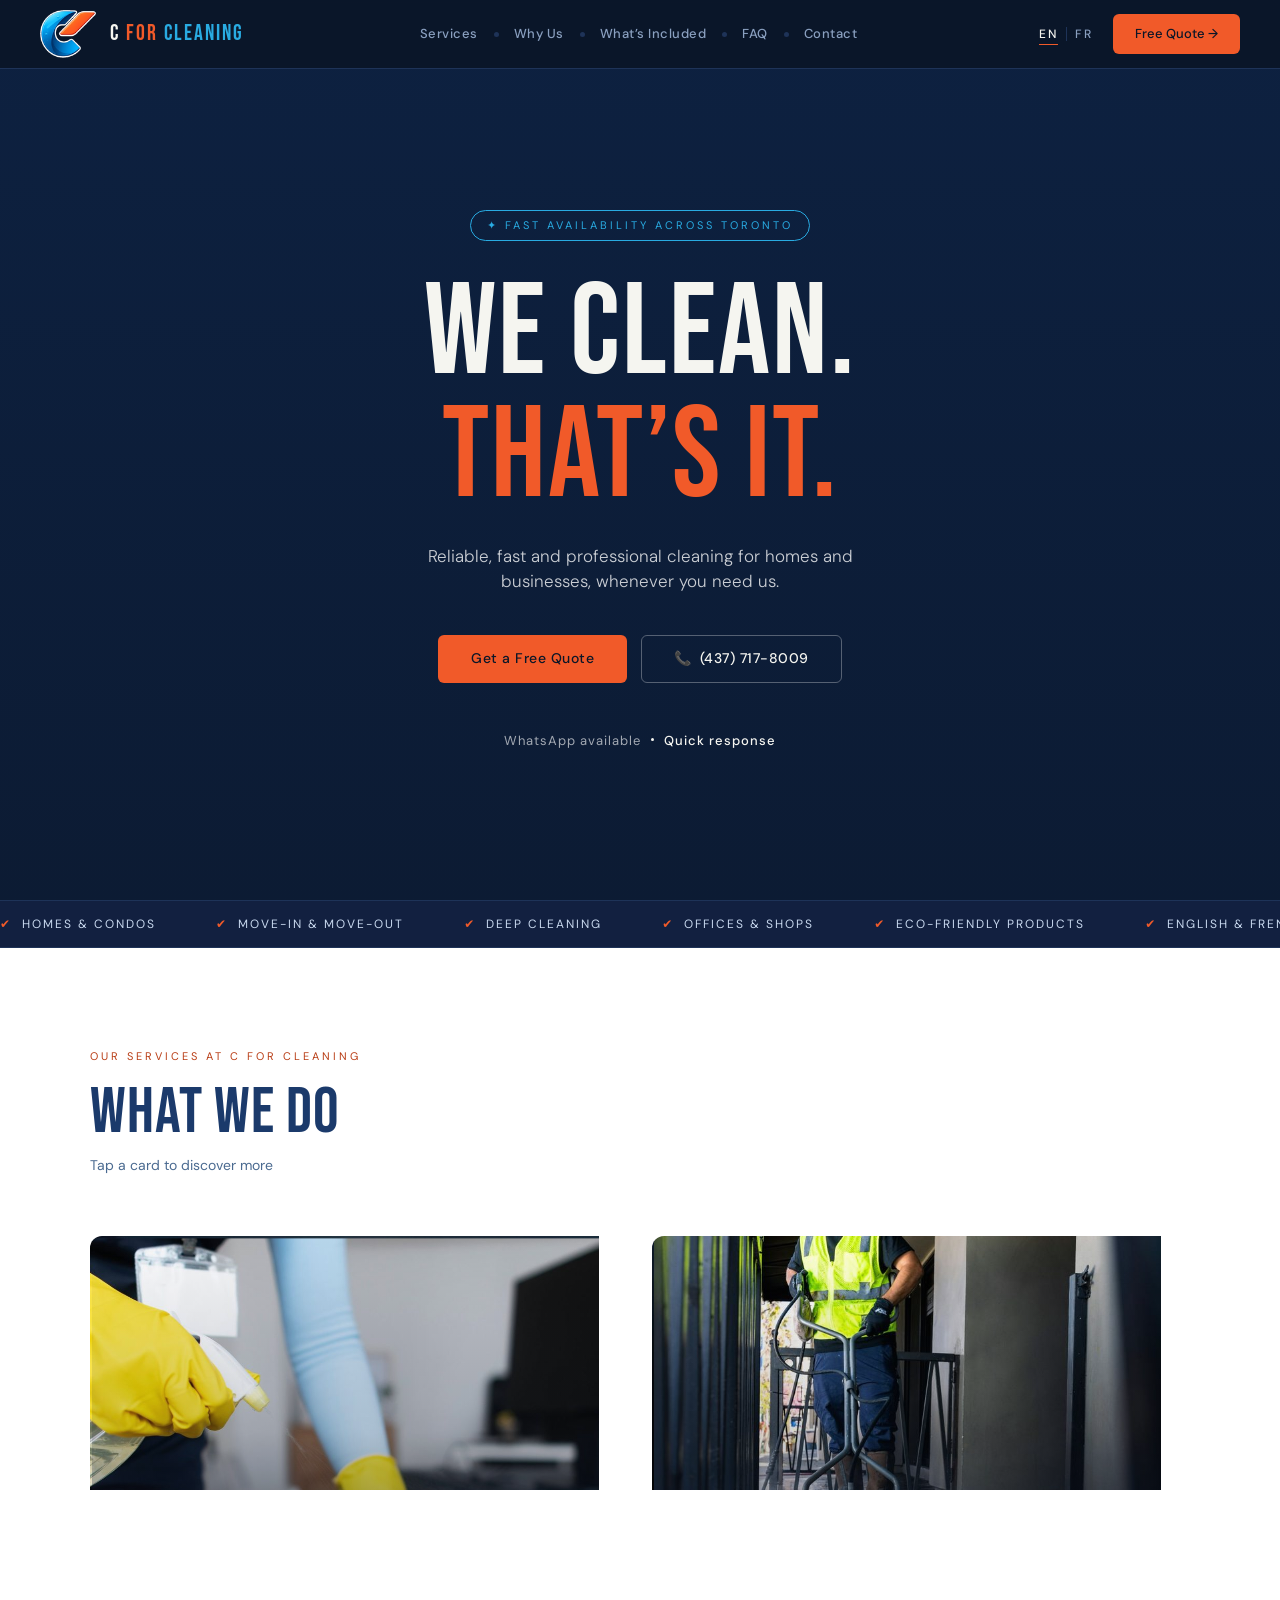
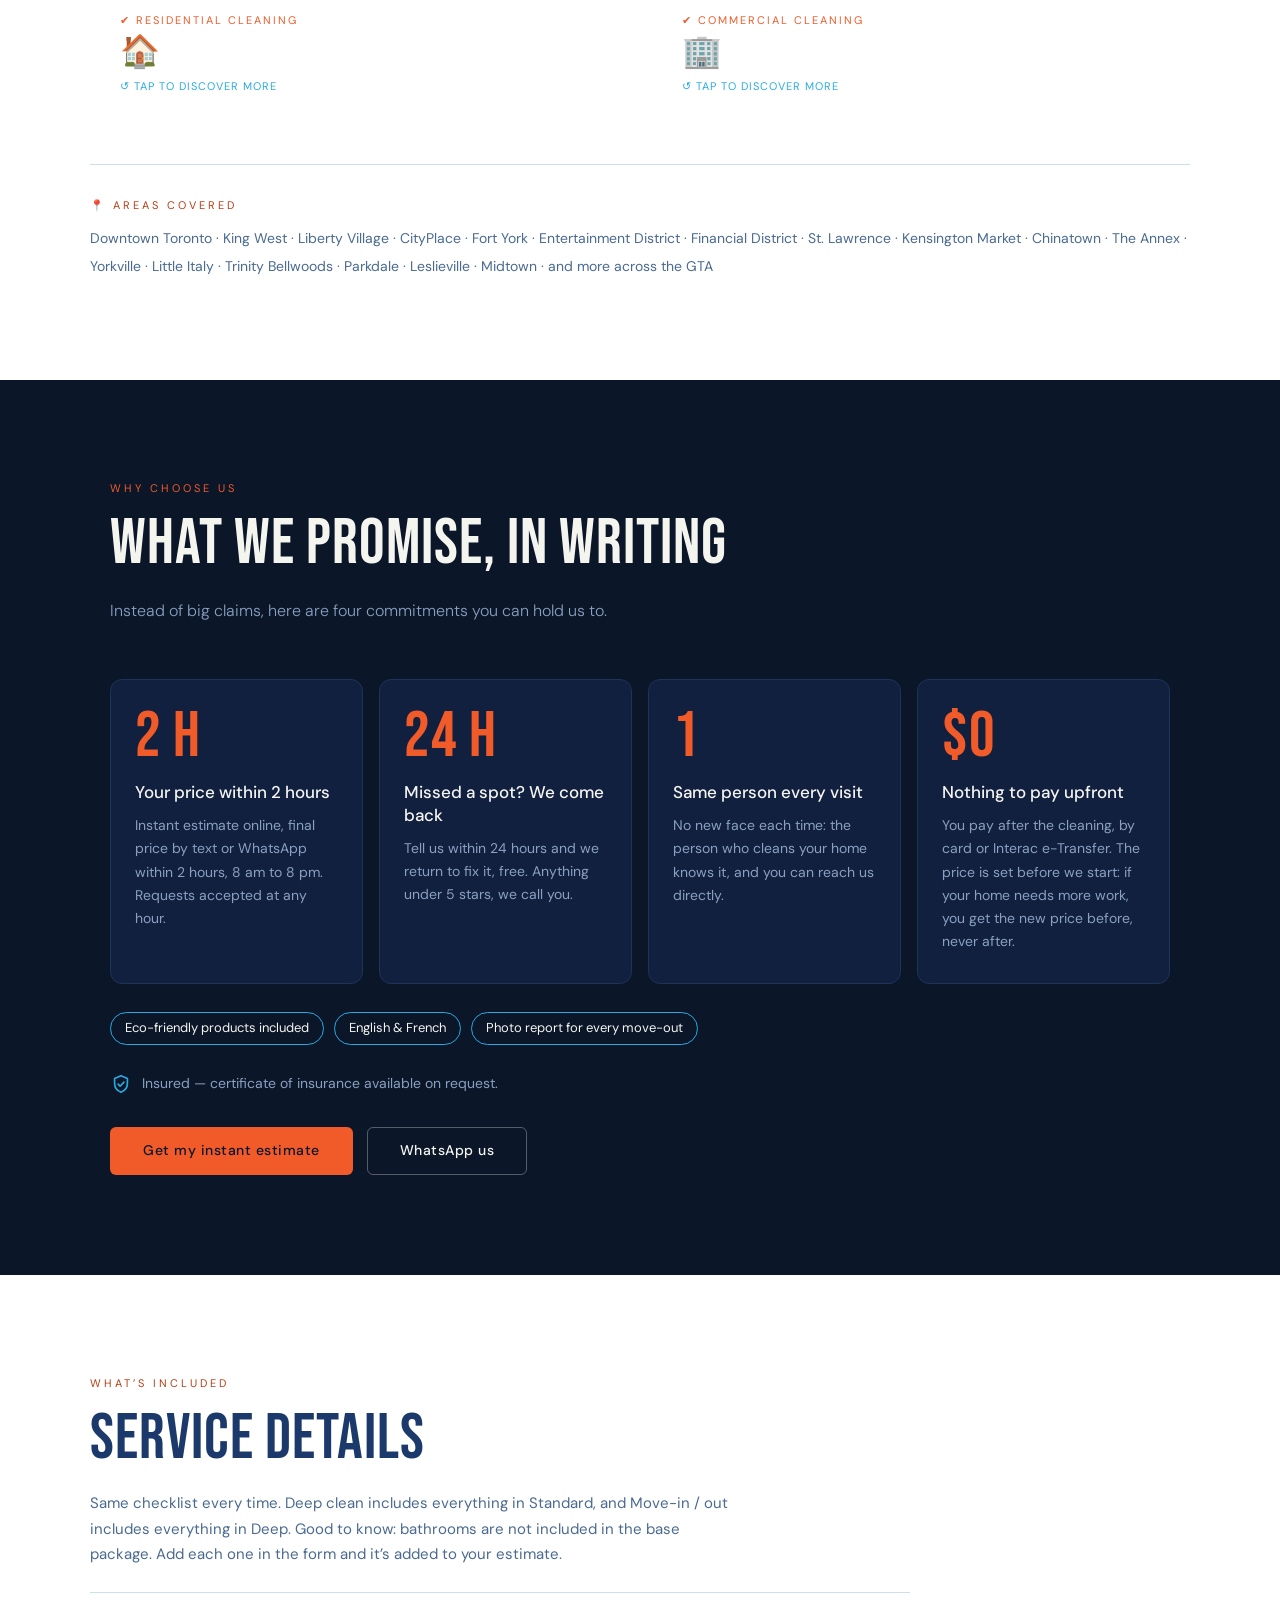
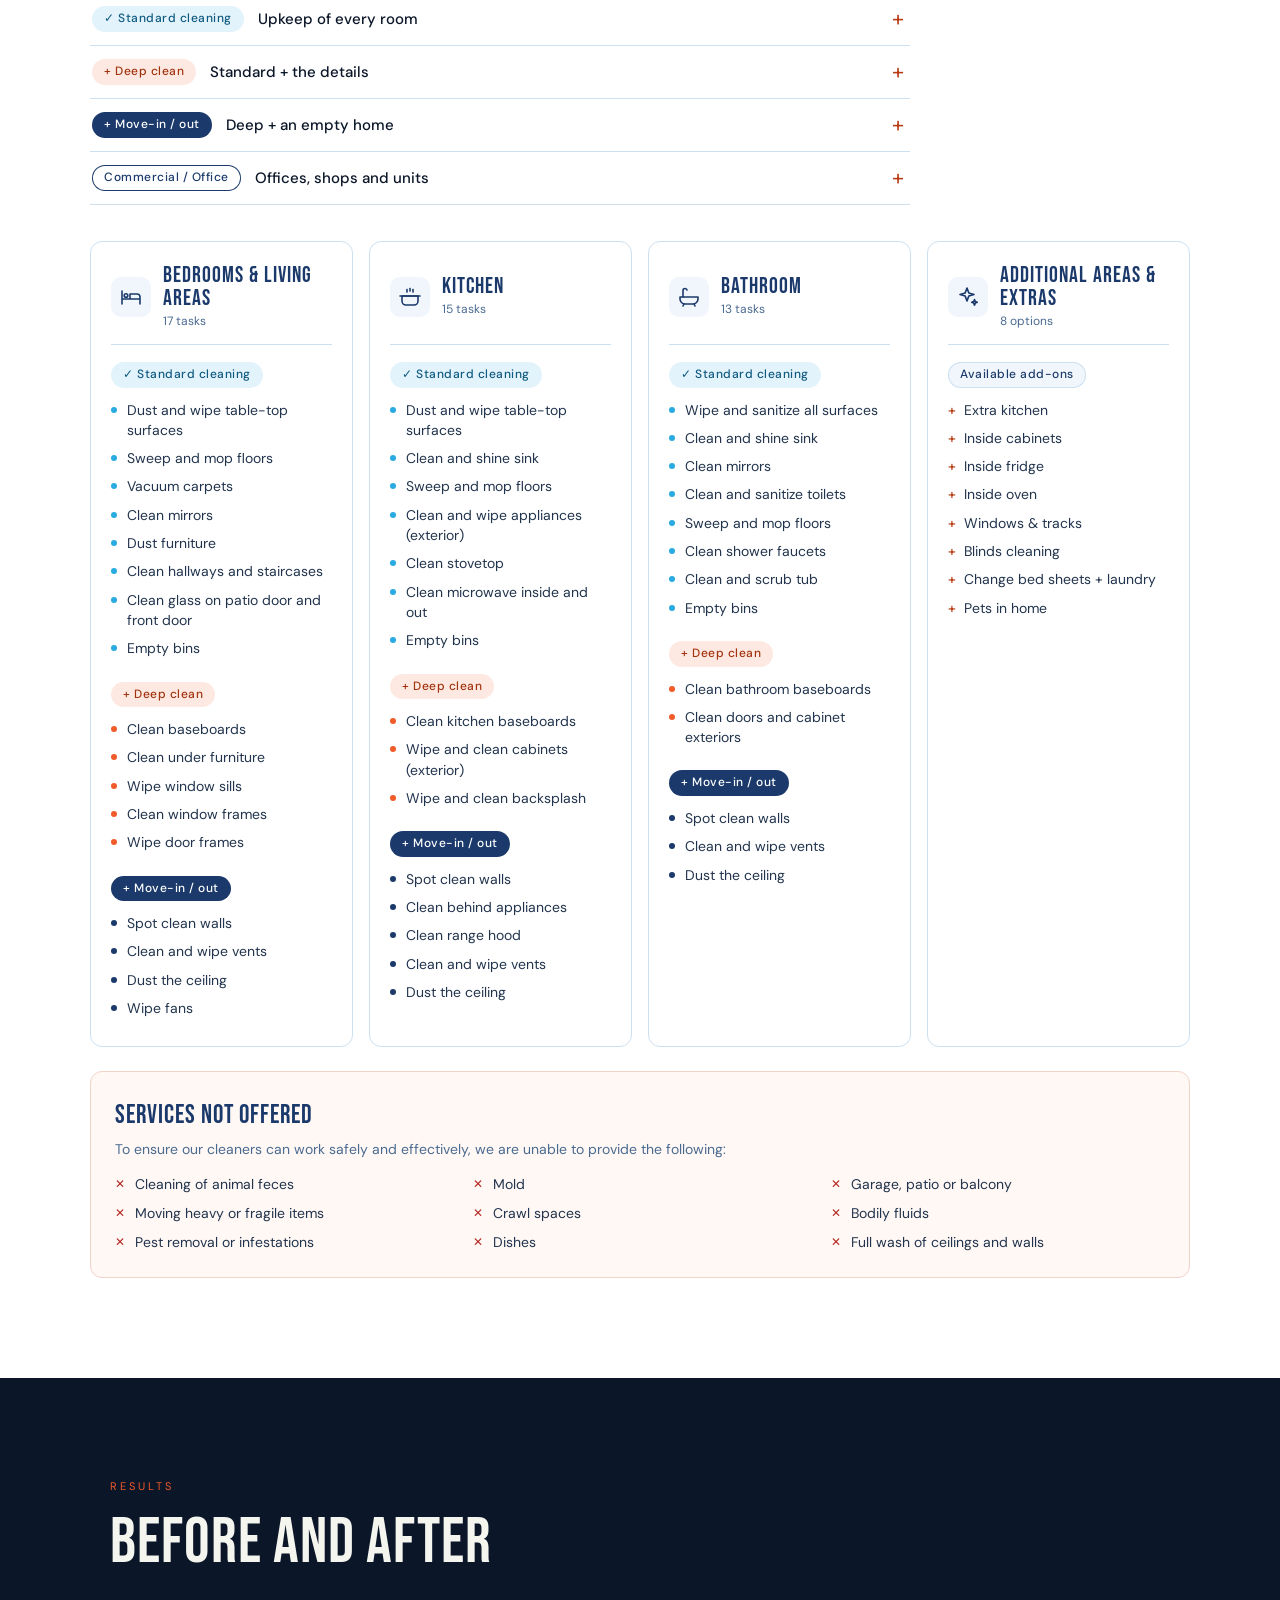
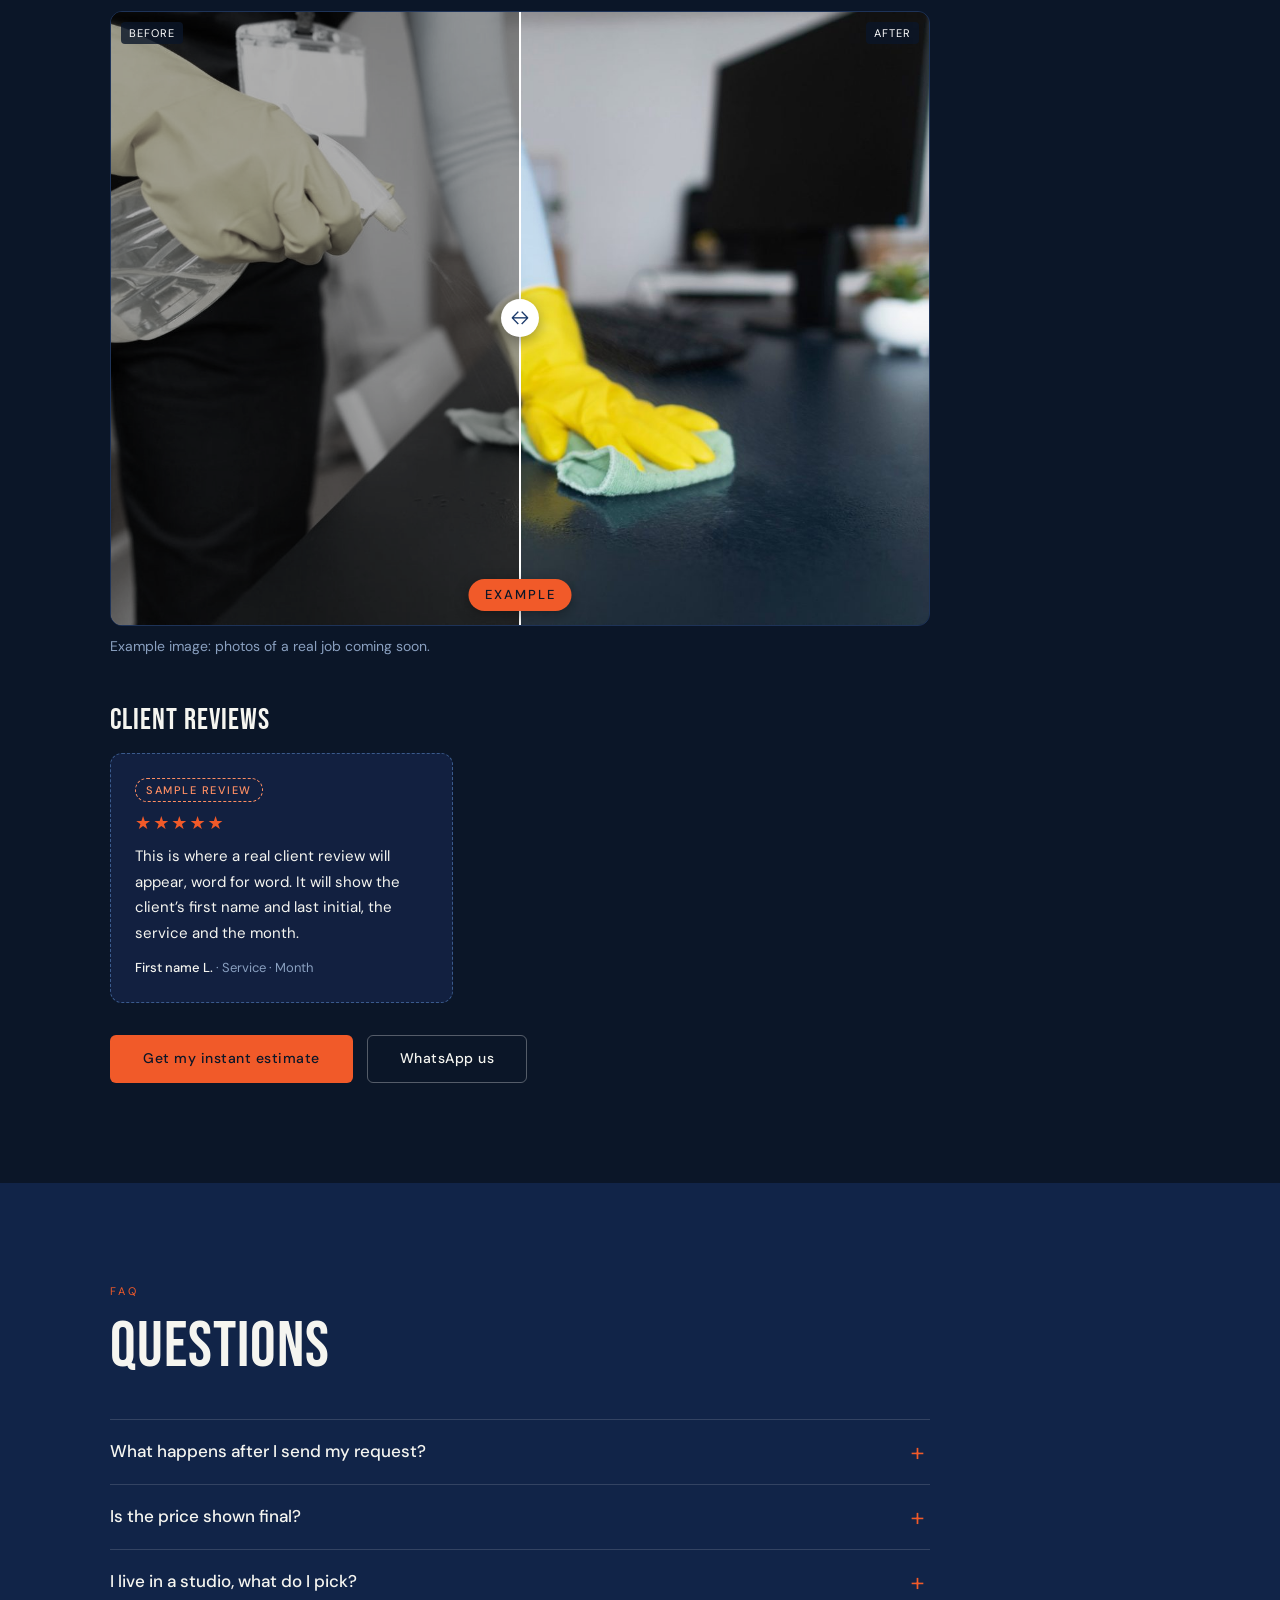
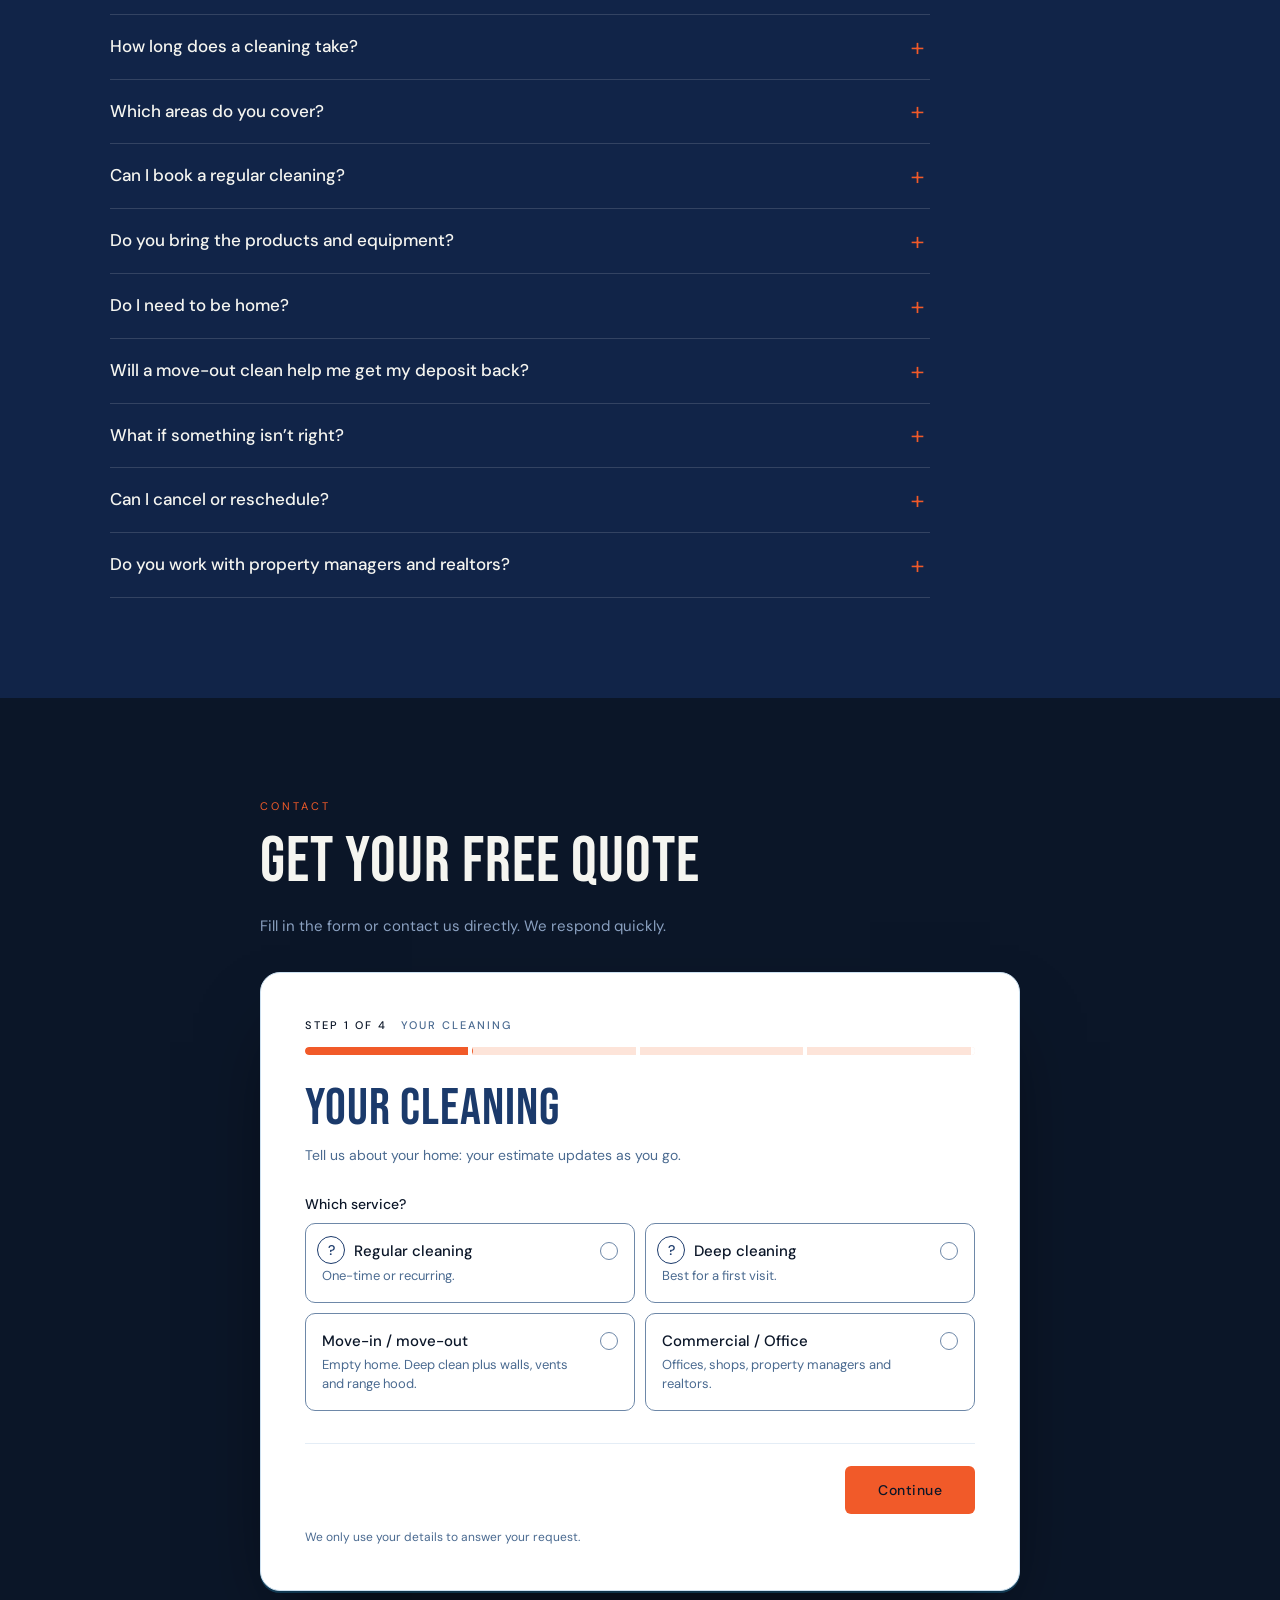
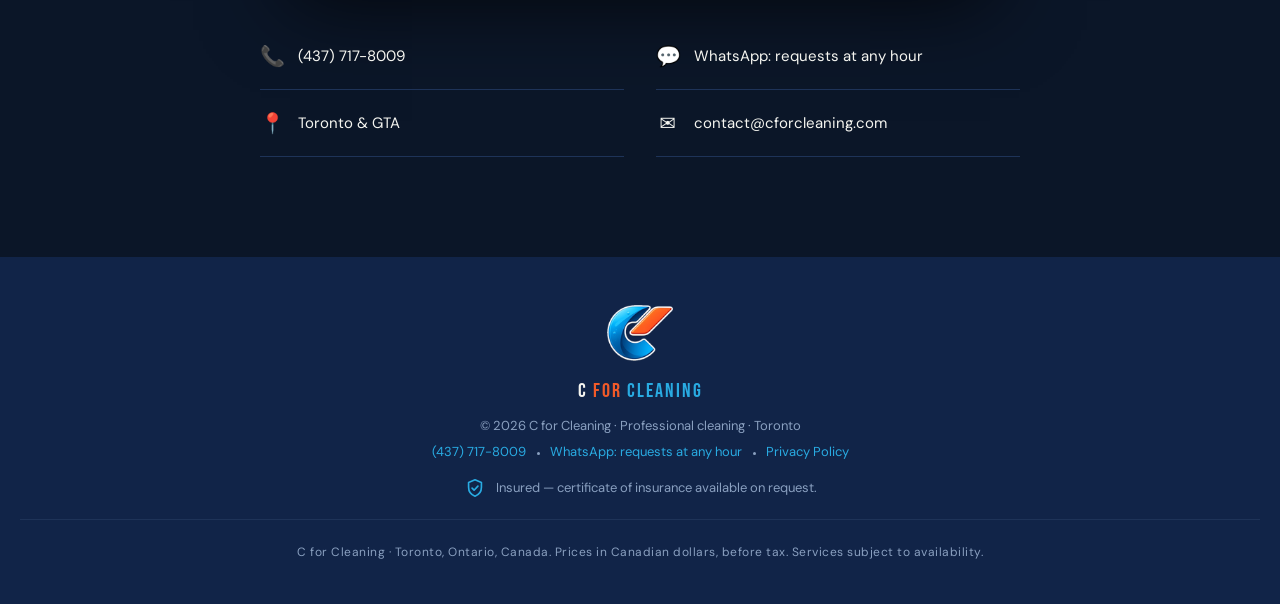
<file: index.html>
<!doctype html>
<html lang="en">
<head>
  <meta charset="utf-8">
  <meta name="viewport" content="width=device-width, initial-scale=1, viewport-fit=cover">
  <!-- Titre et description en anglais pour les aperçus de liens (WhatsApp, Facebook, Google).
       js/main.js les remplace selon la langue. -->
  <title>C for Cleaning | Cleaning services in Toronto</title>
  <meta name="description" content="Professional cleaning for condos, apartments, homes and businesses. Fast availability across Toronto, eco-friendly products, service in English and French.">
  <meta property="og:type" content="website">
  <meta property="og:site_name" content="C for Cleaning">
  <meta property="og:title" content="C for Cleaning | Cleaning services in Toronto">
  <meta property="og:description" content="Professional cleaning for condos, apartments, homes and businesses. Fast availability across Toronto, eco-friendly products, service in English and French.">
  <meta property="og:locale" content="en_CA">
  <meta property="og:locale:alternate" content="fr_CA">
  <!-- og:url et og:image (images/og.jpg) : à ajouter quand le domaine sera acheté (voir docs/images.md, n° 7) -->
  <meta name="theme-color" content="#0b1628">
  <link rel="icon" type="image/png" href="images/favicon.png">
  <link rel="apple-touch-icon" href="images/apple-touch-icon.png">
  <link rel="preconnect" href="https://fonts.googleapis.com">
  <link rel="preconnect" href="https://fonts.gstatic.com" crossorigin>
  <link rel="stylesheet" href="https://fonts.googleapis.com/css2?family=Bebas+Neue&amp;family=DM+Sans:wght@300;400;500&amp;display=swap">
  <link rel="stylesheet" href="css/style.css">
</head>
<body>
  <a class="skip-link" href="#main" data-i18n="skip"></a>

  <!-- Icônes (dessins, sans texte) réutilisées par <use> -->
  <svg class="sprite" aria-hidden="true" focusable="false">
    <symbol id="i-kitchen" viewBox="0 0 24 24"><path d="M4 11h16v5a4 4 0 0 1-4 4H8a4 4 0 0 1-4-4v-5z"/><path d="M2 11h20"/><path d="M9 4.5c-.6.8.6 1.7 0 2.5M12 3.5c-.6.8.6 1.7 0 2.5M15 4.5c-.6.8.6 1.7 0 2.5"/></symbol>
    <symbol id="i-paw" viewBox="0 0 24 24"><circle cx="5.5" cy="10" r="1.8"/><circle cx="9.5" cy="5.8" r="1.8"/><circle cx="14.5" cy="5.8" r="1.8"/><circle cx="18.5" cy="10" r="1.8"/><path d="M12 11.5c-2.9 0-5.5 3.6-5.5 5.9 0 1.6 1.2 2.6 2.7 2.6 1.2 0 1.9-.7 2.8-.7s1.6.7 2.8.7c1.5 0 2.7-1 2.7-2.6 0-2.3-2.6-5.9-5.5-5.9z"/></symbol>
    <symbol id="i-fridge" viewBox="0 0 24 24"><rect x="5.5" y="2.5" width="13" height="19" rx="2"/><path d="M5.5 10h13M8.5 5.5v2M8.5 13v3"/></symbol>
    <symbol id="i-oven" viewBox="0 0 24 24"><rect x="3" y="3" width="18" height="18" rx="2"/><path d="M3 8h18"/><rect x="6.5" y="11" width="11" height="7" rx="1"/><path d="M6.5 5.5h.01M9.5 5.5h.01M17.5 5.5h-3"/></symbol>
    <symbol id="i-cabinet" viewBox="0 0 24 24"><rect x="3" y="4" width="18" height="16" rx="1.5"/><path d="M12 4v16M9.5 10.5v3M14.5 10.5v3"/></symbol>
    <symbol id="i-blinds" viewBox="0 0 24 24"><path d="M3 3.5h18M5 7h14M5 10.5h14M5 14h14M5 17.5h14M12 17.5v2.5"/><circle cx="12" cy="21" r=".8"/></symbol>
    <symbol id="i-window" viewBox="0 0 24 24"><rect x="4" y="3" width="16" height="18" rx="1.5"/><path d="M12 3v18M4 12h16"/></symbol>
    <symbol id="i-bed" viewBox="0 0 24 24"><path d="M3 19V6M3 14h18v5M21 14v-2a3 3 0 0 0-3-3h-7v5"/><circle cx="7" cy="10.5" r="1.8"/></symbol>
    <symbol id="i-bath" viewBox="0 0 24 24"><path d="M3 12h18v2a5 5 0 0 1-5 5H8a5 5 0 0 1-5-5v-2z"/><path d="M6 12V5.5a2 2 0 0 1 2-2c1 0 1.7.6 2 1.5"/><path d="M7 19l-1 2M17 19l1 2"/></symbol>
    <symbol id="i-shield" viewBox="0 0 24 24"><path d="M12 3l7 3v5.2c0 4.4-3 8.3-7 9.8-4-1.5-7-5.4-7-9.8V6l7-3z"/><path d="M8.8 12.2l2.2 2.2 4.2-4.4"/></symbol>
    <symbol id="i-calendar" viewBox="0 0 24 24"><rect x="3" y="4.5" width="18" height="16" rx="2"/><path d="M3 9.5h18M8 2.5v4M16 2.5v4"/></symbol>
    <symbol id="i-sparkle" viewBox="0 0 24 24"><path d="M11 3l1.8 4.9L18 9.5l-5.2 1.6L11 16l-1.8-4.9L4 9.5l5.2-1.6z"/><path d="M18.5 14.5l.8 2 2 .8-2 .8-.8 2-.8-2-2-.8 2-.8z"/></symbol>
  </svg>

  <!-- NAVIGATION -->
  <header class="nav" id="top" data-header>
    <a class="nav-brand" href="#top" data-i18n-attr="aria-label:brand.home">
      <img class="logo" src="images/logo.png" alt="" width="94" height="80" onerror="this.remove()">
      <span class="nav-brand-name" aria-hidden="true"><span class="n-white" data-i18n="brand.word1"></span> <span class="n-orange" data-i18n="brand.word2"></span> <span class="n-blue" data-i18n="brand.word3"></span></span>
    </a>
    <nav class="nav-links" data-i18n-attr="aria-label:nav.label">
      <a href="#services" data-i18n="nav.services"></a>
      <a href="#why" data-i18n="nav.why"></a>
      <a href="#details" data-i18n="nav.details"></a>
      <a href="#faq" data-i18n="nav.faq"></a>
      <a href="#book" data-i18n="nav.contact"></a>
    </nav>
    <div class="nav-actions">
      <div class="lang-switch" role="group" data-i18n-attr="aria-label:nav.language">
        <button type="button" class="lang-switch__btn" data-set-lang="en" lang="en" data-i18n="lang.en" data-i18n-attr="aria-label:lang.enName"></button>
        <button type="button" class="lang-switch__btn" data-set-lang="fr" lang="fr" data-i18n="lang.fr" data-i18n-attr="aria-label:lang.frName"></button>
      </div>
      <a class="nav-cta" href="#book" data-i18n="nav.quote"></a>
      <button type="button" class="hamburger" aria-expanded="false" aria-controls="drawer" data-menu-toggle>
        <span></span><span></span><span></span>
      </button>
    </div>

    <!-- Menu mobile -->
    <div class="mobile-menu" id="drawer" hidden data-drawer>
      <nav data-i18n-attr="aria-label:nav.label">
        <a href="#services" data-i18n="nav.services"></a>
        <a href="#why" data-i18n="nav.why"></a>
        <a href="#details" data-i18n="nav.details"></a>
        <a href="#faq" data-i18n="nav.faq"></a>
        <a href="#book" data-i18n="nav.contact"></a>
        <a href="#book" class="mobile-cta" data-i18n="nav.quote"></a>
      </nav>
    </div>
  </header>

  <main id="main" tabindex="-1">

    <!-- HERO -->
    <section class="hero" aria-labelledby="hero-title">
      <!-- Trois photos en fondu enchaîné, 6 s chacune (décoratives : alt vide) -->
      <div class="hero-slides" aria-hidden="true">
        <img class="hero-slide hero-slide--1" src="images/hero-1.jpg" alt="" width="2000" height="1333" fetchpriority="high" onerror="this.remove()">
        <img class="hero-slide hero-slide--2" src="images/hero-2.jpg" alt="" width="1066" height="1600" decoding="async" onerror="this.remove()">
        <!-- IMAGE TEMPORAIRE : à remplacer par hero-3.jpg -->
        <img class="hero-slide hero-slide--3" src="images/service-residential.jpg" alt="" width="1400" height="931" decoding="async" onerror="this.remove()">
      </div>
      <div class="hero-overlay" aria-hidden="true"></div>
      <div class="hero-content">
        <p class="badge" data-i18n="hero.badge"></p>
        <h1 id="hero-title"><span data-i18n="hero.title1"></span><br><span class="accent" data-i18n="hero.title2"></span></h1>
        <p class="sub" data-i18n="hero.sub"></p>
        <div class="cta-group">
          <a href="#book" class="btn btn-primary" data-i18n="hero.cta"></a>
          <a href="#" class="btn btn-outline btn-phone" data-phone-link data-i18n-attr="aria-label:nav.call"><span data-phone-text></span></a>
        </div>
        <p class="hero-phone"><a href="#" target="_blank" rel="noopener" data-whatsapp-link data-i18n="hero.whatsapp"></a><strong data-i18n="hero.quick"></strong></p>
      </div>
    </section>

    <!-- BANDEAU DÉFILANT (décoratif, les mêmes points sont repris plus bas) -->
    <div class="ticker-wrap" aria-hidden="true">
      <div class="ticker" data-ticker></div>
    </div>

    <!-- SERVICES (fond blanc) -->
    <section class="services-outer" id="services" aria-labelledby="services-title">
      <div class="services-inner">
        <p class="label"><span data-i18n="services.label"></span> <span class="label-brand" data-i18n="services.labelBrand"></span></p>
        <h2 id="services-title" data-i18n="services.title"></h2>
        <p class="services-hint" data-i18n="services.hint"></p>

        <div class="services-grid">
          <!-- Résidentiel : carte à retourner -->
          <div class="flip-card" data-flip-card>
            <div class="flip-card-inner">
              <button type="button" class="flip-front flip-front--residential" aria-controls="back-residential">
                <span class="flip-front-overlay" aria-hidden="true"></span>
                <span class="flip-front-content">
                  <span class="flip-tag" data-i18n="services.residential.tag"></span>
                  <span class="flip-title" data-icon="🏠"><span data-i18n="services.residential.name"></span></span>
                  <span class="flip-hint-front" data-i18n="services.more"></span>
                </span>
              </button>
              <div class="flip-back" id="back-residential" tabindex="-1">
                <h3 data-i18n="services.residential.title"></h3>
                <p class="flip-back-desc" data-i18n="services.residential.desc"></p>
                <ul class="service-list" data-i18n-list="services.residential.items"></ul>
                <p class="flip-back-price" data-i18n="services.residential.price"></p>
                <div class="flip-back-bottom">
                  <a href="#book" class="btn btn-primary btn-small" data-i18n="services.cta"></a>
                  <button type="button" class="flip-hint-back" data-i18n="services.back"></button>
                </div>
              </div>
            </div>
          </div>

          <!-- Commercial : carte à retourner -->
          <div class="flip-card" data-flip-card>
            <div class="flip-card-inner">
              <button type="button" class="flip-front flip-front--commercial" aria-controls="back-commercial">
                <span class="flip-front-overlay" aria-hidden="true"></span>
                <span class="flip-front-content">
                  <span class="flip-tag" data-i18n="services.commercial.tag"></span>
                  <span class="flip-title" data-icon="🏢"><span data-i18n="services.commercial.name"></span></span>
                  <span class="flip-hint-front" data-i18n="services.more"></span>
                </span>
              </button>
              <div class="flip-back" id="back-commercial" tabindex="-1">
                <h3 data-i18n="services.commercial.title"></h3>
                <p class="flip-back-desc" data-i18n="services.commercial.desc"></p>
                <ul class="service-list" data-i18n-list="services.commercial.items"></ul>
                <p class="flip-back-price" data-i18n="services.commercial.price"></p>
                <div class="flip-back-bottom">
                  <a href="#book" class="btn btn-primary btn-small" data-book-service="pro" data-i18n="services.cta"></a>
                  <button type="button" class="flip-hint-back" data-i18n="services.back"></button>
                </div>
              </div>
            </div>
          </div>
        </div>

        <!-- Zones desservies -->
        <div class="areas">
          <p class="label" data-icon="📍"><span data-i18n="areas.label"></span></p>
          <p class="areas-list" data-areas></p>
        </div>
      </div>
    </section>

    <!-- POURQUOI C FOR CLEANING -->
    <section class="section section--bg" id="why" aria-labelledby="why-title">
      <p class="label" data-i18n="why.label"></p>
      <h2 id="why-title" data-i18n="why.title"></h2>
      <div class="intro-text">
        <p data-i18n="why.text"></p>
      </div>
      <!-- 4 engagements chiffrés : 4 colonnes sur ordinateur, 2 × 2 sur tablette, 1 colonne sur mobile -->
      <ul class="promises">
        <li class="promise">
          <p class="promise__num" aria-hidden="true" data-i18n="why.cards.0.number"></p>
          <h3 class="promise__title" data-i18n="why.cards.0.title"></h3>
          <p class="promise__text" data-i18n="why.cards.0.text"></p>
        </li>
        <li class="promise">
          <p class="promise__num" aria-hidden="true" data-i18n="why.cards.1.number"></p>
          <h3 class="promise__title" data-i18n="why.cards.1.title"></h3>
          <p class="promise__text" data-i18n="why.cards.1.text"></p>
        </li>
        <li class="promise">
          <p class="promise__num" aria-hidden="true" data-i18n="why.cards.2.number"></p>
          <h3 class="promise__title" data-i18n="why.cards.2.title"></h3>
          <p class="promise__text" data-i18n="why.cards.2.text"></p>
        </li>
        <li class="promise">
          <p class="promise__num" aria-hidden="true" data-i18n="why.cards.3.number"></p>
          <h3 class="promise__title" data-i18n="why.cards.3.title"></h3>
          <p class="promise__text" data-i18n="why.cards.3.text"></p>
        </li>
      </ul>
      <ul class="why-tags">
        <li data-i18n="why.tags.0"></li>
        <li data-i18n="why.tags.1"></li>
        <li data-i18n="why.tags.2"></li>
      </ul>
      <p class="insured"><svg class="insured__icon" aria-hidden="true" focusable="false"><use href="#i-shield"/></svg><span data-i18n="trust.insured"></span></p>
      <div class="cta-row">
        <a href="#book" class="btn btn-primary" data-i18n="cta.estimate"></a>
        <a href="#" class="btn btn-outline" target="_blank" rel="noopener" data-whatsapp-link data-i18n="cta.whatsapp"></a>
      </div>
    </section>

    <!-- DÉTAILS DES SERVICES (fond blanc) -->
    <section class="details-outer" id="details" aria-labelledby="details-title">
      <div class="details-inner">
        <p class="label" data-i18n="details.label"></p>
        <h2 id="details-title" data-i18n="details.title"></h2>
        <p class="details-intro" data-i18n="details.intro"></p>
        <!-- Une ligne par formule : un clic ouvre ce qui est couvert (les pastilles servent aussi de légende aux cartes) -->
        <div class="formulas">
          <details class="formula">
            <summary class="formula__head">
              <span class="details-legend__item details-legend__item--standard" data-i18n="details.levels.standard"></span>
              <span class="formula__short" data-i18n="details.formulas.standard.short"></span>
            </summary>
            <p class="formula__text" data-i18n="details.formulas.standard.text"></p>
          </details>
          <details class="formula">
            <summary class="formula__head">
              <span class="details-legend__item details-legend__item--deep" data-i18n="details.levels.deep"></span>
              <span class="formula__short" data-i18n="details.formulas.deep.short"></span>
            </summary>
            <p class="formula__text" data-i18n="details.formulas.deep.text"></p>
          </details>
          <details class="formula">
            <summary class="formula__head">
              <span class="details-legend__item details-legend__item--move" data-i18n="details.levels.move"></span>
              <span class="formula__short" data-i18n="details.formulas.move.short"></span>
            </summary>
            <p class="formula__text" data-i18n="details.formulas.move.text"></p>
          </details>
          <details class="formula">
            <summary class="formula__head">
              <span class="details-legend__item details-legend__item--pro" data-i18n="details.formulas.pro.name"></span>
              <span class="formula__short" data-i18n="details.formulas.pro.short"></span>
            </summary>
            <p class="formula__text" data-i18n="details.formulas.pro.text"></p>
          </details>
        </div>
        <div class="details-grid">
        <article class="detail-card">
          <header class="detail-card__head">
            <svg class="detail-card__icon" aria-hidden="true" focusable="false"><use href="#i-bed"/></svg>
            <div>
              <h3 class="detail-card__title" data-i18n="details.rooms.title"></h3>
              <p class="detail-card__count" data-detail-count="rooms"></p>
            </div>
          </header>
          <div class="detail-card__body">
            <div class="detail-group detail-group--standard">
              <h4 class="detail-group__title" data-i18n="details.levels.standard"></h4>
              <ul class="detail-list" data-i18n-list="details.rooms.standard"></ul>
            </div>
            <div class="detail-group detail-group--deep">
              <h4 class="detail-group__title" data-i18n="details.levels.deep"></h4>
              <ul class="detail-list" data-i18n-list="details.rooms.deep"></ul>
            </div>
            <div class="detail-group detail-group--move">
              <h4 class="detail-group__title" data-i18n="details.levels.move"></h4>
              <ul class="detail-list" data-i18n-list="details.rooms.move"></ul>
            </div>
          </div>
        </article>
        <article class="detail-card">
          <header class="detail-card__head">
            <svg class="detail-card__icon" aria-hidden="true" focusable="false"><use href="#i-kitchen"/></svg>
            <div>
              <h3 class="detail-card__title" data-i18n="details.kitchen.title"></h3>
              <p class="detail-card__count" data-detail-count="kitchen"></p>
            </div>
          </header>
          <div class="detail-card__body">
            <div class="detail-group detail-group--standard">
              <h4 class="detail-group__title" data-i18n="details.levels.standard"></h4>
              <ul class="detail-list" data-i18n-list="details.kitchen.standard"></ul>
            </div>
            <div class="detail-group detail-group--deep">
              <h4 class="detail-group__title" data-i18n="details.levels.deep"></h4>
              <ul class="detail-list" data-i18n-list="details.kitchen.deep"></ul>
            </div>
            <div class="detail-group detail-group--move">
              <h4 class="detail-group__title" data-i18n="details.levels.move"></h4>
              <ul class="detail-list" data-i18n-list="details.kitchen.move"></ul>
            </div>
          </div>
        </article>
        <article class="detail-card">
          <header class="detail-card__head">
            <svg class="detail-card__icon" aria-hidden="true" focusable="false"><use href="#i-bath"/></svg>
            <div>
              <h3 class="detail-card__title" data-i18n="details.bathroom.title"></h3>
              <p class="detail-card__count" data-detail-count="bathroom"></p>
            </div>
          </header>
          <div class="detail-card__body">
            <div class="detail-group detail-group--standard">
              <h4 class="detail-group__title" data-i18n="details.levels.standard"></h4>
              <ul class="detail-list" data-i18n-list="details.bathroom.standard"></ul>
            </div>
            <div class="detail-group detail-group--deep">
              <h4 class="detail-group__title" data-i18n="details.levels.deep"></h4>
              <ul class="detail-list" data-i18n-list="details.bathroom.deep"></ul>
            </div>
            <div class="detail-group detail-group--move">
              <h4 class="detail-group__title" data-i18n="details.levels.move"></h4>
              <ul class="detail-list" data-i18n-list="details.bathroom.move"></ul>
            </div>
          </div>
        </article>
        <article class="detail-card">
          <header class="detail-card__head">
            <svg class="detail-card__icon" aria-hidden="true" focusable="false"><use href="#i-sparkle"/></svg>
            <div>
              <h3 class="detail-card__title" data-i18n="details.extras.title"></h3>
              <p class="detail-card__count" data-detail-count="extras"></p>
            </div>
          </header>
          <div class="detail-card__body">
            <div class="detail-group detail-group--addons">
              <h4 class="detail-group__title" data-i18n="details.levels.addons"></h4>
              <ul class="detail-list" data-i18n-list="details.extras.addons"></ul>
            </div>
          </div>
        </article>
        </div>

        <div class="not-offered">
          <h3 class="not-offered__title" data-i18n="details.notOffered.title"></h3>
          <p class="not-offered__intro" data-i18n="details.notOffered.intro"></p>
          <ul class="not-offered__list" data-i18n-list="details.notOffered.items"></ul>
        </div>
      </div>
    </section>

    <!-- RÉSULTATS : avant/après et avis réels (données dans js/config.js) -->
    <section class="section section--bg" id="results" aria-labelledby="results-title">
      <p class="label" data-i18n="results.label"></p>
      <h2 id="results-title" data-i18n="results.title"></h2>
      <!-- Sous-titre : affiché seulement quand les vraies photos sont en place (beforeAfterReal: true dans js/config.js) -->
      <p class="results-sub" data-i18n="results.sub" data-real-only hidden></p>

      <!-- PHOTOS TEMPORAIRES : remplacer par les vraies photos avant/après -->
      <!-- Une fois les vraies photos reçues : src="images/before-1.jpg" et src="images/after-1.jpg" ci-dessous,
           puis beforeAfterReal: true dans js/config.js (le badge « Exemple » disparaît, le sous-titre s'affiche). -->
      <figure class="ba-item">
        <div class="ba-frame" data-ba-frame>
          <img class="ba-img" src="images/service-residential.jpg" alt="" width="1400" height="931" loading="lazy" decoding="async" draggable="false" data-ba-alt="altAfter" onerror="this.remove()">
          <div class="ba-before">
            <img class="ba-img" src="images/service-residential.jpg" alt="" width="1400" height="931" loading="lazy" decoding="async" draggable="false" data-ba-alt="altBefore" data-ba-before-img onerror="this.remove()">
          </div>
          <span class="ba-tag ba-tag--before" aria-hidden="true" data-i18n="results.before"></span>
          <span class="ba-tag ba-tag--after" aria-hidden="true" data-i18n="results.after"></span>
          <span class="ba-handle" aria-hidden="true"></span>
          <span class="ba-example" data-example-only data-i18n="results.example"></span>
          <input class="ba-range" type="range" min="0" max="100" value="50" step="1" data-ba-range data-i18n-attr="aria-label:results.compare">
        </div>
        <figcaption class="ba-note" data-example-only data-i18n="results.exampleNote"></figcaption>
      </figure>

      <div class="reviews" data-reviews hidden>
        <h3 class="reviews__title" data-i18n="results.reviewsTitle"></h3>
        <!-- AVIS : coller ici les vrais avis reçus (texte exact, prénom + initiale, lien Google si dispo). Ne jamais inventer d'avis. -->
        <!-- Les avis se collent dans js/config.js (tableau reviews, en anglais et en français) et s'affichent ici tout seuls. -->
        <ul class="reviews-grid" data-reviews-list></ul>
        <a class="reviews-google" href="#" target="_blank" rel="noopener" data-google-reviews hidden data-i18n="results.google"></a>
      </div>

      <div class="launch" data-launch hidden>
        <p class="launch__text" data-i18n="results.launch"></p>
      </div>

      <div class="cta-row">
        <a href="#book" class="btn btn-primary" data-i18n="cta.estimate"></a>
        <a href="#" class="btn btn-outline" target="_blank" rel="noopener" data-whatsapp-link data-i18n="cta.whatsapp"></a>
      </div>
    </section>

    <!-- FAQ -->
    <section class="section section--faq section--bg-2" id="faq" aria-labelledby="faq-title">
      <p class="label" data-i18n="faq.label"></p>
      <h2 id="faq-title" data-i18n="faq.title"></h2>
      <div class="faq" data-faq></div>
    </section>

    <!-- CONTACT ET RÉSERVATION -->
    <section class="section section--bg" id="book" aria-labelledby="book-title">
      <div class="book-wrap">
        <p class="label" data-i18n="contact.label"></p>
        <h2 id="book-title" data-i18n="contact.title"></h2>
        <p class="contact-intro" data-i18n="contact.intro"></p>

        <div class="book-card">
          <form class="booking" id="booking-form" action="https://formspree.io/f/mjgeappr" method="POST" novalidate data-i18n-attr="aria-label:contact.formLabel">
            <div class="progress">
              <p class="progress__text" aria-live="polite">
                <span data-progress-count></span>
                <span class="progress__name" data-progress-name></span>
              </p>
              <div class="progress__bar" aria-hidden="true"><span class="progress__fill" data-progress-fill></span></div>
            </div>

            <!-- Champs cachés envoyés à Formspree -->
            <input type="hidden" name="_subject" value="">
            <input type="hidden" name="lang" value="">
            <input type="hidden" name="summary" value="">
            <input type="hidden" name="estimated_price" value="">
            <div class="hp" aria-hidden="true">
              <input type="text" name="_gotcha" tabindex="-1" autocomplete="off">
            </div>

            <!-- Étape 1 : votre ménage -->
            <div class="step" data-step="1">
              <h3 class="step__title" tabindex="-1" data-i18n="form.step1.title"></h3>
              <p class="step__note" data-i18n="form.step1.note"></p>

              <fieldset class="field" data-field="service">
                <legend class="label-field" data-i18n="form.step1.service"></legend>
                <div class="options options--cards">
                  <div class="option-wrap has-tip">
                    <label class="option-card">
                      <input class="option-card__input" type="radio" name="service" value="Regular" data-service="regular">
                      <span class="option-card__body">
                        <span class="option-card__name" data-i18n="form.step1.services.regular.name"></span>
                        <span class="option-card__desc" data-i18n="form.step1.services.regular.desc"></span>
                      </span>
                    </label>
                    <button type="button" class="tip" aria-expanded="false" aria-describedby="tip-regular" data-tip data-i18n-attr="aria-label:form.step1.services.regular.tipLabel"><span aria-hidden="true">?</span></button>
                    <span class="tip__bubble" id="tip-regular" role="tooltip" data-i18n="form.step1.services.regular.tip"></span>
                  </div>
                  <div class="option-wrap has-tip">
                    <label class="option-card">
                      <input class="option-card__input" type="radio" name="service" value="Deep" data-service="deep">
                      <span class="option-card__body">
                        <span class="option-card__name" data-i18n="form.step1.services.deep.name"></span>
                        <span class="option-card__desc" data-i18n="form.step1.services.deep.desc"></span>
                      </span>
                    </label>
                    <button type="button" class="tip" aria-expanded="false" aria-describedby="tip-deep" data-tip data-i18n-attr="aria-label:form.step1.services.deep.tipLabel"><span aria-hidden="true">?</span></button>
                    <span class="tip__bubble" id="tip-deep" role="tooltip" data-i18n="form.step1.services.deep.tip"></span>
                  </div>
                  <div class="option-wrap">
                    <label class="option-card">
                      <input class="option-card__input" type="radio" name="service" value="Move-in/out" data-service="move">
                      <span class="option-card__body">
                        <span class="option-card__name" data-i18n="form.step1.services.move.name"></span>
                        <span class="option-card__desc" data-i18n="form.step1.services.move.desc"></span>
                      </span>
                    </label>
                  </div>
                  <div class="option-wrap">
                    <label class="option-card">
                      <input class="option-card__input" type="radio" name="service" value="Commercial / Office" data-service="pro">
                      <span class="option-card__body">
                        <span class="option-card__name" data-i18n="form.step1.services.pro.name"></span>
                        <span class="option-card__desc" data-i18n="form.step1.services.pro.desc"></span>
                      </span>
                    </label>
                  </div>
                </div>
                <p class="field__error" id="err-service" data-error></p>
              </fieldset>

              <div class="cond" data-when="residential" hidden>
                <div class="counters">
                  <div class="field counter" data-field="bedrooms">
                    <label class="label-field" for="bedrooms" data-i18n="form.step1.bedrooms"></label>
                    <div class="stepper">
                      <button type="button" class="stepper__btn stepper__btn--less" data-stepper="bedrooms" data-delta="-1" data-i18n-attr="aria-label:form.step1.bedroomsLess"></button>
                      <input class="stepper__input" type="number" id="bedrooms" name="bedrooms" value="0" min="0" step="1" inputmode="numeric">
                      <button type="button" class="stepper__btn stepper__btn--more" data-stepper="bedrooms" data-delta="1" data-i18n-attr="aria-label:form.step1.bedroomsMore"></button>
                    </div>
                    <p class="field__error" id="err-bedrooms" data-error></p>
                  </div>
                  <div class="field counter" data-field="bathrooms">
                    <label class="label-field" for="bathrooms" data-i18n="form.step1.bathrooms"></label>
                    <div class="stepper">
                      <button type="button" class="stepper__btn stepper__btn--less" data-stepper="bathrooms" data-delta="-1" data-i18n-attr="aria-label:form.step1.bathroomsLess"></button>
                      <input class="stepper__input" type="number" id="bathrooms" name="bathrooms" value="1" min="0" step="1" inputmode="numeric">
                      <button type="button" class="stepper__btn stepper__btn--more" data-stepper="bathrooms" data-delta="1" data-i18n-attr="aria-label:form.step1.bathroomsMore"></button>
                    </div>
                    <p class="field__error" id="err-bathrooms" data-error></p>
                  </div>
                  <div class="field counter" data-field="half_bathrooms">
                    <label class="label-field" for="half_bathrooms" data-i18n="form.step1.halfBathrooms"></label>
                    <div class="stepper">
                      <button type="button" class="stepper__btn stepper__btn--less" data-stepper="half_bathrooms" data-delta="-1" data-i18n-attr="aria-label:form.step1.halfBathroomsLess"></button>
                      <input class="stepper__input" type="number" id="half_bathrooms" name="half_bathrooms" value="0" min="0" step="1" inputmode="numeric">
                      <button type="button" class="stepper__btn stepper__btn--more" data-stepper="half_bathrooms" data-delta="1" data-i18n-attr="aria-label:form.step1.halfBathroomsMore"></button>
                    </div>
                    <p class="field__note" data-i18n="form.step1.halfNote"></p>
                    <p class="field__error" id="err-half_bathrooms" data-error></p>
                  </div>
                </div>

                <fieldset class="field">
                  <legend class="label-field" data-i18n="form.step1.type"></legend>
                  <div class="options">
                    <label class="pill"><input type="radio" name="property_type" value="Condo or apartment" checked><span data-i18n="form.step1.types.0"></span></label>
                    <label class="pill"><input type="radio" name="property_type" value="Townhouse"><span data-i18n="form.step1.types.1"></span></label>
                    <label class="pill"><input type="radio" name="property_type" value="House"><span data-i18n="form.step1.types.2"></span></label>
                  </div>
                </fieldset>
              </div>

              <div class="cond" data-when="pro" hidden>
                <fieldset class="field" data-field="pro_type">
                  <legend class="label-field" data-i18n="form.step1.proType"></legend>
                  <div class="options">
                    <label class="pill"><input type="radio" name="pro_type" value="Office or shop"><span data-i18n="form.step1.proTypes.0"></span></label>
                    <label class="pill"><input type="radio" name="pro_type" value="Property manager"><span data-i18n="form.step1.proTypes.1"></span></label>
                    <label class="pill"><input type="radio" name="pro_type" value="Realtor"><span data-i18n="form.step1.proTypes.2"></span></label>
                    <label class="pill"><input type="radio" name="pro_type" value="Other"><span data-i18n="form.step1.proTypes.3"></span></label>
                  </div>
                  <p class="field__error" id="err-pro_type" data-error></p>
                </fieldset>
                <div class="field" data-field="square_feet">
                  <label class="label-field" for="square_feet" data-i18n="form.step1.sqft"></label>
                  <input class="input input--sqft" type="number" id="square_feet" name="square_feet" min="1" step="1" inputmode="numeric" data-i18n-attr="placeholder:form.step1.sqftExample">
                  <p class="field__error" id="err-square_feet" data-error></p>
                </div>
                <div class="counters">
                  <div class="field counter" data-field="pro_kitchens">
                    <label class="label-field" for="pro_kitchens" data-i18n="form.step1.kitchens"></label>
                    <div class="stepper">
                      <button type="button" class="stepper__btn stepper__btn--less" data-stepper="pro_kitchens" data-delta="-1" data-i18n-attr="aria-label:form.step1.kitchensLess"></button>
                      <input class="stepper__input" type="number" id="pro_kitchens" name="pro_kitchens" value="1" min="0" step="1" inputmode="numeric">
                      <button type="button" class="stepper__btn stepper__btn--more" data-stepper="pro_kitchens" data-delta="1" data-i18n-attr="aria-label:form.step1.kitchensMore"></button>
                    </div>
                    <p class="field__note" data-i18n="form.step1.kitchensNote"></p>
                    <p class="field__error" id="err-pro_kitchens" data-error></p>
                  </div>
                  <div class="field counter" data-field="pro_bathrooms">
                    <label class="label-field" for="pro_bathrooms" data-i18n="form.step1.proBathrooms"></label>
                    <div class="stepper">
                      <button type="button" class="stepper__btn stepper__btn--less" data-stepper="pro_bathrooms" data-delta="-1" data-i18n-attr="aria-label:form.step1.bathroomsLess"></button>
                      <input class="stepper__input" type="number" id="pro_bathrooms" name="pro_bathrooms" value="1" min="0" step="1" inputmode="numeric">
                      <button type="button" class="stepper__btn stepper__btn--more" data-stepper="pro_bathrooms" data-delta="1" data-i18n-attr="aria-label:form.step1.bathroomsMore"></button>
                    </div>
                    <p class="field__error" id="err-pro_bathrooms" data-error></p>
                  </div>
                </div>
              </div>
            </div>

            <!-- Étape 2 : options (sautée pour les pros) -->
            <div class="step" data-step="2" hidden>
              <h3 class="step__title" tabindex="-1" data-i18n="form.step2.title"></h3>
              <p class="step__note" data-i18n="form.step2.note"></p>
              <div class="cond" data-when="residential" hidden>
                <fieldset class="field">
                  <legend class="label-field" data-i18n="form.step2.extras"></legend>
                  <ul class="tiles">
                    <li><label class="tile">
                      <input type="checkbox" name="addons" value="Extra kitchen" data-addon="kitchen">
                      <span class="tile__body">
                        <svg class="tile__icon" aria-hidden="true" focusable="false"><use href="#i-kitchen"/></svg>
                        <span class="tile__name" data-i18n="form.step2.addons.kitchen"></span>
                      </span>
                    </label></li>
                    <li><label class="tile">
                      <input type="checkbox" name="addons" value="Inside fridge" data-addon="fridge">
                      <span class="tile__body">
                        <svg class="tile__icon" aria-hidden="true" focusable="false"><use href="#i-fridge"/></svg>
                        <span class="tile__name" data-i18n="form.step2.addons.fridge"></span>
                      </span>
                    </label></li>
                    <li><label class="tile">
                      <input type="checkbox" name="addons" value="Inside oven" data-addon="oven">
                      <span class="tile__body">
                        <svg class="tile__icon" aria-hidden="true" focusable="false"><use href="#i-oven"/></svg>
                        <span class="tile__name" data-i18n="form.step2.addons.oven"></span>
                      </span>
                    </label></li>
                    <li><label class="tile">
                      <input type="checkbox" name="addons" value="Inside cabinets" data-addon="cabinets">
                      <span class="tile__body">
                        <svg class="tile__icon" aria-hidden="true" focusable="false"><use href="#i-cabinet"/></svg>
                        <span class="tile__name" data-i18n="form.step2.addons.cabinets"></span>
                      </span>
                    </label></li>
                    <li><label class="tile">
                      <input type="checkbox" name="addons" value="Pets in home" data-addon="pets">
                      <span class="tile__body">
                        <svg class="tile__icon" aria-hidden="true" focusable="false"><use href="#i-paw"/></svg>
                        <span class="tile__name" data-i18n="form.step2.addons.pets"></span>
                      </span>
                    </label></li>
                    <li><label class="tile">
                      <input type="checkbox" name="addons" value="Change bed sheets + laundry" data-addon="sheetsLaundry">
                      <span class="tile__body">
                        <svg class="tile__icon" aria-hidden="true" focusable="false"><use href="#i-bed"/></svg>
                        <span class="tile__name" data-i18n="form.step2.addons.sheetsLaundry"></span>
                      </span>
                    </label></li>
                    <li class="tiles__wide"><div class="tile tile--counter" data-blinds-tile>
                      <span class="tile__body">
                        <svg class="tile__icon" aria-hidden="true" focusable="false"><use href="#i-blinds"/></svg>
                        <span class="tile__text">
                          <label class="tile__name" for="blinds_count" data-i18n="form.step2.addons.blinds"></label>
                          <span class="tile__sub" id="blinds-hint" data-i18n="form.step2.blindsHint"></span>
                        </span>
                        <span class="tile-stepper">
                          <button type="button" class="tile-stepper__btn stepper__btn--less" data-stepper="blinds_count" data-delta="-1" data-i18n-attr="aria-label:form.step2.blindsLess"></button>
                          <input class="tile-stepper__input" type="number" id="blinds_count" name="blinds_count" value="0" min="0" step="1" inputmode="numeric" aria-describedby="blinds-hint">
                          <button type="button" class="tile-stepper__btn stepper__btn--more" data-stepper="blinds_count" data-delta="1" data-i18n-attr="aria-label:form.step2.blindsMore"></button>
                        </span>
                      </span>
                    </div></li>
                  </ul>
                </fieldset>
                <fieldset class="field">
                  <legend class="label-field" data-i18n="form.step2.windows"></legend>
                  <ul class="tiles">
                    <li><label class="tile">
                      <input type="checkbox" name="addons" value="Inside windows and tracks (up to 6)" data-addon="windows0" data-window="0">
                      <span class="tile__body">
                        <svg class="tile__icon" aria-hidden="true" focusable="false"><use href="#i-window"/></svg>
                        <span class="tile__name"><span data-i18n="form.step2.windowsName"></span> <span class="tile__sub" data-window-label="0"></span></span>
                      </span>
                    </label></li>
                    <li><label class="tile">
                      <input type="checkbox" name="addons" value="Inside windows and tracks (7 to 12)" data-addon="windows1" data-window="1">
                      <span class="tile__body">
                        <svg class="tile__icon" aria-hidden="true" focusable="false"><use href="#i-window"/></svg>
                        <span class="tile__name"><span data-i18n="form.step2.windowsName"></span> <span class="tile__sub" data-window-label="1"></span></span>
                      </span>
                    </label></li>
                    <li><label class="tile">
                      <input type="checkbox" name="addons" value="Inside windows and tracks (more than 12, on quote)" data-addon="windows2" data-window="2">
                      <span class="tile__body">
                        <svg class="tile__icon" aria-hidden="true" focusable="false"><use href="#i-window"/></svg>
                        <span class="tile__name"><span data-i18n="form.step2.windowsName"></span> <span class="tile__sub" data-window-label="2"></span></span>
                      </span>
                    </label></li>
                  </ul>
                  <p class="field__note" data-i18n="form.step2.windowsNote"></p>
                </fieldset>
              </div>
            </div>

            <!-- Étape 3 : où, quand et accès -->
            <div class="step" data-step="3" hidden>
              <h3 class="step__title" tabindex="-1" data-i18n="form.step3.title"></h3>
              <div class="grid-fields">
                <div class="field field--full" data-field="address">
                  <label class="label-field" for="address" data-i18n="form.step3.address"></label>
                  <input class="input" type="text" id="address" name="address" autocomplete="street-address">
                  <p class="field__error" id="err-address" data-error></p>
                </div>
                <div class="field" data-field="unit">
                  <label class="label-field" for="unit" data-i18n="form.step3.unit"></label>
                  <input class="input" type="text" id="unit" name="unit" autocomplete="address-line2">
                </div>
                <div class="field" data-field="postal_code">
                  <label class="label-field" for="postal_code" data-i18n="form.step3.postal"></label>
                  <input class="input" type="text" id="postal_code" name="postal_code" autocomplete="postal-code" autocapitalize="characters" maxlength="10" spellcheck="false">
                  <p class="field__error" id="err-postal_code" data-error></p>
                </div>
                <div class="field" data-field="city">
                  <label class="label-field" for="city" data-i18n="form.step3.city"></label>
                  <input class="input" type="text" id="city" name="city" autocomplete="address-level2" value="Toronto">
                  <p class="field__error" id="err-city" data-error></p>
                </div>
                <div class="field field--full" data-field="date">
                  <p class="label-field" id="date-label" data-i18n="form.step3.date"></p>
                  <input type="hidden" id="date" name="date" value="">
                  <button type="button" class="input date-toggle" id="date-toggle" aria-expanded="false" aria-controls="date-calendar" aria-labelledby="date-label date-value" data-date-toggle data-error-target="date">
                    <span class="date-toggle__value" id="date-value" data-date-value></span>
                    <svg class="date-toggle__icon" aria-hidden="true" focusable="false"><use href="#i-calendar"/></svg>
                  </button>
                  <div class="calendar" id="date-calendar" hidden data-calendar>
                    <div class="calendar__head">
                      <button type="button" class="calendar__nav calendar__nav--prev" data-cal-prev data-i18n-attr="aria-label:form.step3.prevMonth"></button>
                      <p class="calendar__month" aria-live="polite" data-cal-month></p>
                      <button type="button" class="calendar__nav calendar__nav--next" data-cal-next data-i18n-attr="aria-label:form.step3.nextMonth"></button>
                    </div>
                    <div class="calendar__weekdays" aria-hidden="true" data-cal-weekdays></div>
                    <div class="calendar__days" data-cal-days></div>
                  </div>
                  <p class="field__error" id="err-date" data-error></p>
                </div>
              </div>

              <fieldset class="field" data-field="arrival_window">
                <legend class="label-field" data-i18n="form.step3.arrival"></legend>
                <div class="options">
                  <label class="pill"><input type="radio" name="arrival_window" value="Morning, 8 to 10 am"><span data-i18n="form.step3.windows.0"></span></label>
                  <label class="pill"><input type="radio" name="arrival_window" value="Midday, 11 am to 1 pm"><span data-i18n="form.step3.windows.1"></span></label>
                  <label class="pill"><input type="radio" name="arrival_window" value="Afternoon, 2 to 4 pm"><span data-i18n="form.step3.windows.2"></span></label>
                  <label class="pill"><input type="radio" name="arrival_window" value="Late afternoon, 4 to 6 pm"><span data-i18n="form.step3.windows.3"></span></label>
                  <label class="pill"><input type="radio" name="arrival_window" value="After 6 pm" data-late><span data-late-label></span></label>
                  <label class="pill"><input type="radio" name="arrival_window" value="Exact time request" data-exact><span data-i18n="form.step3.exact"></span></label>
                </div>
                <p class="field__note" data-i18n="form.step3.arrivalNote"></p>
                <p class="field__error" id="err-arrival_window" data-error></p>
              </fieldset>

              <div class="field" data-field="exact_time" data-exact-field hidden>
                <label class="label-field" for="exact_time" data-i18n="form.step3.exactLabel"></label>
                <div class="select select--time">
                  <select id="exact_time" name="exact_time" data-time-select></select>
                </div>
                <p class="field__error" id="err-exact_time" data-error></p>
              </div>

              <fieldset class="field">
                <legend class="label-field" data-i18n="form.step3.flexibility"></legend>
                <div class="options">
                  <label class="pill"><input type="radio" name="flexibility" value="Only this date"><span data-i18n="form.step3.flexibilities.0"></span></label>
                  <label class="pill"><input type="radio" name="flexibility" value="Day before or after"><span data-i18n="form.step3.flexibilities.1"></span></label>
                  <label class="pill"><input type="radio" name="flexibility" value="Any day that week" checked><span data-i18n="form.step3.flexibilities.2"></span></label>
                </div>
              </fieldset>

              <fieldset class="field">
                <legend class="label-field" data-i18n="form.step3.access"></legend>
                <div class="options">
                  <label class="pill"><input type="radio" name="access" value="I'll be home"><span data-i18n="form.step3.accesses.0"></span></label>
                  <label class="pill"><input type="radio" name="access" value="Concierge or front desk"><span data-i18n="form.step3.accesses.1"></span></label>
                  <label class="pill"><input type="radio" name="access" value="Key in a lockbox"><span data-i18n="form.step3.accesses.2"></span></label>
                  <label class="pill"><input type="radio" name="access" value="Buzzer code"><span data-i18n="form.step3.accesses.3"></span></label>
                  <label class="pill"><input type="radio" name="access" value="Other"><span data-i18n="form.step3.accesses.4"></span></label>
                </div>
              </fieldset>

              <div class="cond" data-when="move" hidden>
                <fieldset class="field">
                  <legend class="label-field" data-i18n="form.step3.elevator"></legend>
                  <div class="options">
                    <label class="pill"><input type="radio" name="elevator_booking" value="Not sure" checked><span data-i18n="form.step3.elevators.0"></span></label>
                    <label class="pill"><input type="radio" name="elevator_booking" value="Yes, I'll book it"><span data-i18n="form.step3.elevators.1"></span></label>
                    <label class="pill"><input type="radio" name="elevator_booking" value="No"><span data-i18n="form.step3.elevators.2"></span></label>
                  </div>
                </fieldset>
              </div>

              <div class="field">
                <label class="label-field" for="cleaning_instructions" data-i18n="form.step3.instructions"></label>
                <textarea class="input input--area" id="cleaning_instructions" name="cleaning_instructions" rows="4" data-i18n-attr="placeholder:form.step3.instructionsExample"></textarea>
              </div>
            </div>

            <!-- Étape 4 : coordonnées et récapitulatif -->
            <div class="step" data-step="4" hidden>
              <h3 class="step__title" tabindex="-1" data-i18n="form.step4.title"></h3>
              <div class="grid-fields">
                <div class="field field--full" data-field="name">
                  <label class="label-field" for="name" data-i18n="form.step4.name"></label>
                  <input class="input" type="text" id="name" name="name" autocomplete="name">
                  <p class="field__error" id="err-name" data-error></p>
                </div>
                <div class="field" data-field="phone">
                  <label class="label-field" for="phone" data-i18n="form.step4.phone"></label>
                  <input class="input" type="tel" id="phone" name="phone" autocomplete="tel" inputmode="tel">
                  <p class="field__error" id="err-phone" data-error></p>
                </div>
                <div class="field" data-field="email">
                  <label class="label-field" for="email" data-i18n="form.step4.email"></label>
                  <input class="input" type="email" id="email" name="email" autocomplete="email" spellcheck="false">
                  <p class="field__error" id="err-email" data-error></p>
                </div>
              </div>

              <fieldset class="field">
                <legend class="label-field" data-i18n="form.step4.confirm"></legend>
                <div class="options">
                  <label class="pill"><input type="radio" name="preferred_contact" value="WhatsApp" checked><span data-i18n="form.step4.confirms.0"></span></label>
                  <label class="pill"><input type="radio" name="preferred_contact" value="Text message"><span data-i18n="form.step4.confirms.1"></span></label>
                  <label class="pill"><input type="radio" name="preferred_contact" value="Phone call"><span data-i18n="form.step4.confirms.2"></span></label>
                  <label class="pill"><input type="radio" name="preferred_contact" value="Email"><span data-i18n="form.step4.confirms.3"></span></label>
                </div>
              </fieldset>

              <div class="field">
                <label class="label-field" for="heard_about_us" data-i18n="form.step4.source"></label>
                <div class="select">
                  <select id="heard_about_us" name="heard_about_us">
                    <option value="" data-i18n="form.choose"></option>
                    <option value="Google" data-i18n="form.step4.sources.0"></option>
                    <option value="Instagram" data-i18n="form.step4.sources.1"></option>
                    <option value="Facebook" data-i18n="form.step4.sources.2"></option>
                    <option value="Poster in my building" data-i18n="form.step4.sources.3"></option>
                    <option value="A friend or a referral" data-i18n="form.step4.sources.4"></option>
                    <option value="Other" data-i18n="form.step4.sources.5"></option>
                  </select>
                </div>
              </div>

              <div class="summary">
                <h4 class="summary__title" data-i18n="form.summary.title"></h4>
                <dl class="summary__list" data-summary-list></dl>
              </div>
            </div>

            <!-- Estimation : mise à jour à chaque choix. Le « ? » ouvre le détail ligne par ligne, sous le prix. -->
            <div class="estimate" data-estimate hidden>
              <div class="estimate__row" aria-live="polite">
                <p class="estimate__head">
                  <span class="estimate__label" data-estimate-label></span>
                  <button type="button" class="estimate__help" aria-expanded="false" aria-controls="estimate-detail" data-estimate-help data-i18n-attr="aria-label:form.estimate.detailLabel"><span aria-hidden="true">?</span></button>
                </p>
                <strong class="estimate__value" data-estimate-value></strong>
              </div>
              <p class="estimate__tax" data-estimate-tax hidden></p>
              <div class="estimate__detail" id="estimate-detail" data-estimate-detail hidden>
                <ul class="estimate__breakdown" data-estimate-breakdown></ul>
                <p class="estimate__fine" data-estimate-fine></p>
              </div>
              <p class="estimate__quote" data-estimate-quote hidden></p>
              <p class="estimate__note" data-estimate-note></p>
            </div>

            <div class="form-nav">
              <button type="button" class="btn btn-secondary" data-back data-i18n="form.back"></button>
              <button type="button" class="btn btn-primary" data-next data-i18n="form.next"></button>
              <button type="submit" class="btn btn-primary" data-submit hidden data-i18n="form.submit"></button>
            </div>
            <p class="form-error" role="alert" data-send-error></p>
            <p class="form-privacy" data-i18n="form.privacy"></p>
          </form>
        </div>

        <!-- Coordonnées, après le formulaire -->
        <div class="contact-info">
          <a href="#" class="contact-item" data-icon="📞" data-phone-link><span data-phone-text></span></a>
          <a href="#" class="contact-item" data-icon="💬" target="_blank" rel="noopener" data-whatsapp-link><span data-i18n="contact.whatsapp"></span></a>
          <a href="https://maps.google.com/?q=Toronto,+ON" class="contact-item" data-icon="📍" target="_blank" rel="noopener"><span data-i18n="contact.area"></span></a>
          <a href="#" class="contact-item" data-icon="✉️" data-email-link><span data-email-text></span></a>
        </div>
      </div>
    </section>
  </main>

  <!-- PIED DE PAGE -->
  <footer class="footer">
    <img src="images/logo.png" alt="" width="94" height="80" loading="lazy" onerror="this.remove()">
    <p class="footer-name" aria-hidden="true"><span class="n-white" data-i18n="brand.word1"></span> <span class="n-orange" data-i18n="brand.word2"></span> <span class="n-blue" data-i18n="brand.word3"></span></p>
    <p data-i18n="footer.line"></p>
    <p class="footer-links">
      <a href="#" data-phone-link><span data-phone-text></span></a>
      <a href="#" target="_blank" rel="noopener" data-whatsapp-link data-i18n="contact.whatsapp"></a>
      <button type="button" class="footer-link-btn" data-open-privacy data-i18n="footer.privacy"></button>
    </p>
    <p class="insured insured--footer"><svg class="insured__icon" aria-hidden="true" focusable="false"><use href="#i-shield"/></svg><span data-i18n="trust.insured"></span></p>
    <p class="footer-legal" data-i18n="footer.legal"></p>
  </footer>

  <!-- Fenêtre de succès -->
  <dialog class="dialog" id="success-dialog" aria-labelledby="success-title" data-success-dialog>
    <p class="dialog__icon" aria-hidden="true" data-icon="✅"></p>
    <h2 class="dialog__title" id="success-title" data-i18n="form.success.title"></h2>
    <p class="dialog__text" data-i18n="form.success.text"></p>
    <button type="button" class="btn btn-primary" data-close-dialog data-i18n="form.success.close"></button>
  </dialog>

  <!-- Politique de confidentialité -->
  <dialog class="dialog dialog--privacy" id="privacy-dialog" aria-labelledby="privacy-title" data-privacy-dialog>
    <h2 class="dialog__title" id="privacy-title" data-i18n="privacy.title"></h2>
    <p class="dialog__meta" data-i18n="privacy.updated"></p>
    <div class="dialog__body" data-privacy-sections></div>
    <button type="button" class="btn btn-primary" data-close-privacy data-i18n="privacy.close"></button>
  </dialog>

  <script src="js/config.js"></script>
  <script src="js/i18n.js"></script>
  <script src="js/main.js"></script>
</body>
</html>
</file>
<file: css/style.css>
/* ==========================================================================
   C for Cleaning : feuille de style
   Reprend le style du site Vercel : fond bleu nuit, titres Bebas Neue,
   texte DM Sans, orange pour les actions, bleu clair en accent.
   ========================================================================== */

:root {
  /* Couleurs du site Vercel */
  --black: #0b1628;
  --navy: #1B3A6B;
  --blue: #29ABE2;
  --orange: #F15A29;
  --white: #f5f5f0;
  --gray: #122040;
  --muted: #8aa0c0;
  --border: #1e3358;

  /* Fonds des sections foncées : deux sections voisines n'ont jamais le même fond */
  --bg: #0b1628;                  /* fond normal (= --black) */
  --bg-2: #112448;                /* fond teinté (orange #F15A29 dessus : 4,5:1) */

  /* Sur fond blanc (Services, formulaire) */
  --paper: #ffffff;
  --paper-soft: #f0f6fc;
  --ink: #0b1628;
  --ink-muted: #4a6a90;
  --line-light: #cce0f0;
  --line-input: #6e88a8;          /* bord des champs : contraste 3:1 sur blanc */
  --orange-ink: #b83c14;          /* orange lisible en petit sur blanc et sur bleu très pâle */
  --orange-light: #ff8f63;        /* orange lisible en petit sur le bleu de l'estimation (contraste 5:1) */
  --blue-ink: #1b7db0;            /* bleu lisible sur fond clair */
  --error: #b3261e;

  --display: "Bebas Neue", "Oswald", Impact, "Arial Narrow", sans-serif;
  --body: "DM Sans", system-ui, -apple-system, "Segoe UI", Roboto, sans-serif;
}

/* ---------- Base ---------- */

*, *::before, *::after { box-sizing: border-box; margin: 0; padding: 0; }

html {
  scroll-behavior: smooth;
  scroll-padding-top: 88px;
  -webkit-text-size-adjust: 100%;
  text-size-adjust: 100%;
}

body {
  font-family: var(--body);
  background: var(--bg);
  color: var(--white);
  line-height: 1.5;
  overflow-x: clip;
  -webkit-font-smoothing: antialiased;
}

img { display: block; max-width: 100%; }
ul { list-style: none; }
button, input, select, textarea { font: inherit; color: inherit; }
button { cursor: pointer; background: none; border: 0; }
[hidden] { display: none !important; }
main:focus { outline: none; }

:focus-visible { outline: 2px solid var(--blue); outline-offset: 3px; }
.services-outer :focus-visible,
.details-outer :focus-visible,
.book-card :focus-visible,
.dialog :focus-visible { outline-color: var(--navy); }

.visually-hidden {
  position: absolute !important;
  width: 1px;
  height: 1px;
  margin: -1px;
  overflow: hidden;
  clip: rect(0 0 0 0);
  white-space: nowrap;
  border: 0;
}

.skip-link {
  position: absolute;
  top: -100px;
  left: 12px;
  z-index: 200;
  padding: 12px 18px;
  background: var(--orange);
  color: var(--black);
  border-radius: 6px;
  font-weight: 500;
  text-decoration: none;
}
.skip-link:focus { top: 12px; }

/* Planche d'icônes SVG : présente dans la page, jamais affichée */
.sprite { position: absolute; width: 0; height: 0; overflow: hidden; }

/* Icônes emoji posées par le CSS (data-icon) */
[data-icon]::before { content: attr(data-icon); }

/* ---------- Navigation ---------- */

.nav {
  position: fixed;
  top: 0;
  left: 0;
  right: 0;
  z-index: 100;
  display: flex;
  align-items: center;
  gap: 16px;
  padding: 10px 40px;
  background: rgba(11, 22, 40, 0.93);
  -webkit-backdrop-filter: blur(14px);
  backdrop-filter: blur(14px);
  border-bottom: 1px solid var(--border);
}

.nav-brand {
  display: flex;
  flex-shrink: 0;
  align-items: center;
  gap: 14px;
  text-decoration: none;
}
.nav .logo { width: auto; height: 48px; }

.nav-brand-name,
.footer-name {
  font-family: var(--display);
  font-size: 22px;
  letter-spacing: 2px;
  line-height: 1;
  text-transform: uppercase;
  white-space: nowrap;
}
.n-white { color: var(--white); }
.n-orange { color: var(--orange); }
.n-blue { color: var(--blue); }

.nav-links {
  display: flex;
  align-items: center;
  gap: 4px;
  margin: 0 auto;
}
.nav-links a {
  position: relative;
  padding: 8px 12px;
  border-radius: 6px;
  color: var(--muted);
  font-size: 13px;
  font-weight: 500;
  letter-spacing: 0.5px;
  text-decoration: none;
  white-space: nowrap;
  transition: color 0.2s, background 0.2s;
}
.nav-links a + a { margin-left: 8px; }
.nav-links a + a::before {
  content: "";
  position: absolute;
  left: -8px;
  top: 50%;
  width: 5px;
  height: 5px;
  margin-top: -2px;
  border-radius: 50%;
  background: var(--border);
}
.nav-links a:hover { color: var(--white); background: rgba(255, 255, 255, 0.06); }

.nav-actions {
  display: flex;
  flex-shrink: 0;
  align-items: center;
  gap: 14px;
  margin-left: auto;
}
.nav-links + .nav-actions { margin-left: 0; }

.lang-switch { display: flex; align-items: center; }
.lang-switch__btn {
  display: inline-flex;
  align-items: center;
  min-height: 44px;
  padding: 0 6px;
  color: var(--muted);
  font-size: 12px;
  font-weight: 500;
  letter-spacing: 2px;
  transition: color 0.2s;
}
.lang-switch__btn + .lang-switch__btn { position: relative; margin-left: 2px; padding-left: 9px; }
.lang-switch__btn + .lang-switch__btn::before {
  content: "";
  position: absolute;
  left: 0;
  top: 50%;
  height: 14px;
  margin-top: -7px;
  border-left: 1px solid var(--border);
}
.lang-switch__btn:hover { color: var(--white); }
.lang-switch__btn[aria-pressed="true"] {
  color: var(--white);
  text-decoration: underline;
  text-decoration-color: var(--orange);
  text-underline-offset: 6px;
}

.nav-cta {
  display: inline-block;
  flex-shrink: 0;
  padding: 10px 22px;
  border-radius: 6px;
  background: var(--orange);
  color: var(--black);
  font-size: 13px;
  font-weight: 500;
  text-decoration: none;
  white-space: nowrap;
  transition: opacity 0.2s, transform 0.2s;
}
.nav-cta:hover { opacity: 0.88; transform: translateY(-1px); }

.hamburger {
  display: none;
  flex-direction: column;
  justify-content: center;
  gap: 5px;
  width: 44px;
  height: 44px;
  padding: 10px;
  margin-right: -10px;
}
.hamburger span {
  display: block;
  width: 22px;
  height: 2px;
  border-radius: 2px;
  background: var(--white);
  transition: transform 0.3s, opacity 0.3s;
}
.hamburger[aria-expanded="true"] span:nth-child(1) { transform: translateY(7px) rotate(45deg); }
.hamburger[aria-expanded="true"] span:nth-child(2) { opacity: 0; }
.hamburger[aria-expanded="true"] span:nth-child(3) { transform: translateY(-7px) rotate(-45deg); }

/* Menu mobile */
.mobile-menu {
  position: fixed;
  top: var(--drawer-top, 68px);
  left: 0;
  right: 0;
  z-index: 99;
  max-height: calc(100dvh - var(--drawer-top, 68px));
  overflow-y: auto;
  padding: 20px;
  background: rgba(11, 22, 40, 0.98);
  -webkit-backdrop-filter: blur(20px);
  backdrop-filter: blur(20px);
  border-bottom: 1px solid var(--border);
  animation: menuIn 0.3s ease both;
}
.mobile-menu nav { display: flex; flex-direction: column; gap: 4px; }
.mobile-menu a {
  padding: 14px 16px;
  border-bottom: 1px solid var(--border);
  border-radius: 8px;
  color: var(--muted);
  font-size: 15px;
  font-weight: 500;
  text-decoration: none;
  transition: color 0.2s, background 0.2s;
}
.mobile-menu a:hover { color: var(--white); }
.mobile-menu a.mobile-cta {
  margin-top: 10px;
  border-bottom: 0;
  background: var(--orange);
  color: var(--black);
  text-align: center;
}
body.has-drawer { overflow: hidden; }

/* 5 liens : le menu complet tient à partir de 1200 px, en anglais comme en français */
@media (max-width: 1199px) {
  .nav { padding: 10px 20px; }
  .nav-links, .nav-cta { display: none; }
  .nav-brand-name { font-size: 17px; }
  .hamburger { display: flex; }
}

@media (min-width: 1200px) {
  .mobile-menu { display: none !important; }
}

/* ---------- Hero ---------- */

.hero {
  position: relative;
  display: grid;
  place-items: center;
  min-height: 100vh;
  min-height: 100svh;
  padding: 120px 20px 60px;
  overflow: hidden;
  text-align: center;
}
.hero-slides { position: absolute; inset: 0; background: #0f2a55; }
.hero-slide {
  position: absolute;
  inset: 0;
  width: 100%;
  height: 100%;
  object-fit: cover;
  object-position: center 20%;
  opacity: 0;
  animation: slideshow 18s infinite;
}
.hero-slide--1 { object-position: center 10%; }
.hero-slide--2 { animation-delay: 6s; }
.hero-slide--3 { object-position: center; animation-delay: 12s; }
.hero-overlay {
  position: absolute;
  inset: 0;
  z-index: 1;
  background: linear-gradient(to bottom, rgba(11, 22, 40, 0.45) 0%, rgba(11, 22, 40, 0.75) 100%);
}
.hero-content { position: relative; z-index: 2; }

.badge {
  display: inline-block;
  margin-bottom: 32px;
  padding: 6px 16px;
  border: 1px solid var(--blue);
  border-radius: 100px;
  color: var(--blue);
  font-size: 11px;
  letter-spacing: 3px;
  text-transform: uppercase;
  animation: fadeUp 0.6s ease both;
}
.hero h1 {
  margin-bottom: 24px;
  font-family: var(--display);
  font-size: clamp(60px, 11vw, 130px);
  font-weight: 400;
  letter-spacing: 2px;
  line-height: 0.95;
  text-transform: uppercase;
  animation: fadeUp 0.7s 0.1s ease both;
}
.hero h1 .accent { color: var(--orange); }
.hero .sub {
  max-width: 480px;
  margin: 0 auto 40px;
  color: rgba(255, 255, 255, 0.78);
  font-size: 17px;
  font-weight: 300;
  animation: fadeUp 0.7s 0.2s ease both;
}
.cta-group {
  display: flex;
  flex-wrap: wrap;
  justify-content: center;
  gap: 14px;
  animation: fadeUp 0.7s 0.3s ease both;
}
.hero-phone {
  margin-top: 48px;
  color: rgba(255, 255, 255, 0.62);
  font-size: 13px;
  letter-spacing: 1px;
  animation: fadeUp 0.7s 0.4s ease both;
}
.hero-phone a { color: inherit; text-decoration: none; }
.hero-phone a:hover { color: var(--white); text-decoration: underline; }
.hero-phone strong { color: var(--white); font-weight: 500; }
.hero-phone strong::before {
  content: "";
  display: inline-block;
  width: 3px;
  height: 3px;
  margin: 0 10px 3px;
  border-radius: 50%;
  background: currentColor;
  vertical-align: middle;
}

/* ---------- Boutons ---------- */

.btn {
  display: inline-flex;
  align-items: center;
  justify-content: center;
  gap: 8px;
  min-height: 48px;
  padding: 14px 32px;
  border: 1px solid transparent;
  border-radius: 6px;
  font-family: var(--body);
  font-size: 14px;
  font-weight: 500;
  letter-spacing: 0.5px;
  line-height: 1.2;
  text-decoration: none;
  transition: transform 0.2s, opacity 0.2s;
}
.btn:hover { transform: translateY(-2px); opacity: 0.9; }
.btn-primary { background: var(--orange); color: var(--black); }
.btn-outline { background: transparent; color: var(--white); border-color: rgba(255, 255, 255, 0.3); }
.btn-secondary { background: transparent; color: var(--ink); border-color: var(--line-input); }
.btn-small { min-height: 44px; padding: 11px 22px; font-size: 13px; }
.btn-phone::before { content: "📞"; }
.btn[disabled] { opacity: 0.6; cursor: progress; transform: none; }

/* ---------- Bandeau défilant ---------- */

.ticker-wrap {
  overflow: hidden;
  padding: 14px 0;
  background: var(--gray);
  border-top: 1px solid var(--border);
  border-bottom: 1px solid var(--border);
}
.ticker {
  display: flex;
  width: max-content;
  animation: ticker 26s linear infinite;
}
.ticker span {
  padding-right: 60px;
  color: #c8d8ee;
  font-size: 12px;
  letter-spacing: 2px;
  text-transform: uppercase;
  white-space: nowrap;
}
.ticker span::before { content: "✔"; margin-right: 10px; color: var(--orange); }

/* ---------- Sections ---------- */

.section {
  max-width: 1100px;
  margin: 0 auto;
  padding: 100px 20px;
}
.label {
  margin-bottom: 16px;
  color: var(--orange);
  font-size: 11px;
  letter-spacing: 3px;
  text-transform: uppercase;
}
h2 {
  margin-bottom: 20px;
  font-family: var(--display);
  font-size: clamp(36px, 5vw, 64px);
  font-weight: 400;
  letter-spacing: 1px;
  line-height: 1;
  text-transform: uppercase;
}
.intro-text {
  max-width: 600px;
  color: var(--muted);
  font-size: 16px;
  font-weight: 300;
  line-height: 1.9;
}
.intro-text p + p { margin-top: 1.9em; }

/* Engagements chiffrés : 4 colonnes, 2 × 2 sur tablette, 1 colonne sur mobile */
.promises {
  display: grid;
  grid-template-columns: repeat(4, minmax(0, 1fr));
  gap: 16px;
  margin-top: 52px;
}
.promise {
  padding: 28px 24px 30px;
  border: 1px solid var(--border);
  border-radius: 12px;
  background: var(--gray);
}
.promise__num {
  margin-bottom: 16px;
  color: var(--orange);
  font-family: var(--display);
  font-size: 64px;
  letter-spacing: 1px;
  line-height: 0.9;
  white-space: nowrap;
}
.promise__title { margin-bottom: 10px; color: var(--white); font-size: 17px; font-weight: 500; line-height: 1.35; }
.promise__text { color: var(--muted); font-size: 14px; line-height: 1.65; }
@media (max-width: 999px) { .promises { grid-template-columns: repeat(2, minmax(0, 1fr)); } }
@media (max-width: 599px) { .promises { grid-template-columns: minmax(0, 1fr); } }

/* Pastilles sous les engagements */
.why-tags { display: flex; flex-wrap: wrap; gap: 10px; margin-top: 28px; }
.why-tags li {
  padding: 7px 14px;
  border: 1px solid var(--blue);
  border-radius: 100px;
  color: var(--white);
  font-size: 13px;
  line-height: 1.3;
}

/* Ligne « assurés » et boutons de fin de section */
.insured {
  display: flex;
  align-items: center;
  gap: 10px;
  margin-top: 28px;
  color: var(--muted);
  font-size: 14px;
  line-height: 1.5;
}
.insured__icon {
  flex: none;
  width: 22px;
  height: 22px;
  fill: none;
  stroke: var(--blue);
  stroke-width: 1.8;
  stroke-linecap: round;
  stroke-linejoin: round;
}
.insured--footer { justify-content: center; margin-top: 12px; font-size: 13px; }
.cta-row { display: flex; flex-wrap: wrap; gap: 14px; margin-top: 32px; }

/* ---------- Résultats : avant/après et avis ---------- */

.results-sub { margin-top: -6px; color: var(--muted); font-size: 16px; }
.ba-item { max-width: 820px; margin-top: 36px; }
.ba-frame {
  position: relative;
  max-width: 100%;
  aspect-ratio: 4 / 3;
  overflow: hidden;
  border: 1px solid var(--border);
  border-radius: 12px;
  background: var(--gray);
  touch-action: pan-y;
  user-select: none;
}
.ba-frame:focus-within { outline: 2px solid var(--blue); outline-offset: 3px; }
.ba-img { position: absolute; inset: 0; width: 100%; height: 100%; object-fit: cover; pointer-events: none; -webkit-user-drag: none; }
.ba-before { position: absolute; inset: 0; clip-path: inset(0 calc(100% - var(--pos, 50%)) 0 0); }
.ba-handle {
  position: absolute;
  top: 0;
  bottom: 0;
  left: var(--pos, 50%);
  width: 2px;
  background: #fff;
  transform: translateX(-1px);
  pointer-events: none;
}
.ba-handle::after {
  content: "↔";
  position: absolute;
  top: 50%;
  left: 50%;
  display: grid;
  place-items: center;
  width: 38px;
  height: 38px;
  border-radius: 50%;
  background: #fff;
  color: var(--navy);
  font-size: 18px;
  transform: translate(-50%, -50%);
  box-shadow: 0 4px 14px rgba(0, 0, 0, 0.35);
}
.ba-tag {
  position: absolute;
  top: 10px;
  padding: 3px 8px;
  border-radius: 4px;
  background: rgba(11, 22, 40, 0.8);
  color: #fff;
  font-size: 11px;
  letter-spacing: 1px;
  text-transform: uppercase;
  pointer-events: none;
}
.ba-tag--before { left: 10px; }
.ba-tag--after { right: 10px; }
.ba-range {
  position: absolute;
  inset: 0;
  width: 100%;
  height: 100%;
  margin: 0;
  opacity: 0;
  -webkit-appearance: none;
  appearance: none;
  pointer-events: none; /* le doigt et la souris passent par le cadre ; le clavier par ce curseur */
}
.ba-frame { cursor: ew-resize; }
.ba-item figcaption { margin-top: 10px; color: var(--muted); font-size: 14px; }
/* Photos temporaires : côté « avant » terne, et un badge que personne ne peut manquer */
.ba-img--example { filter: grayscale(0.85) brightness(0.7); }
.ba-example {
  position: absolute;
  left: 50%;
  bottom: 14px;
  padding: 6px 16px;
  border-radius: 100px;
  background: var(--orange);
  color: var(--black);
  font-size: 13px;
  font-weight: 500;
  letter-spacing: 2px;
  text-transform: uppercase;
  transform: translateX(-50%);
  box-shadow: 0 4px 14px rgba(0, 0, 0, 0.35);
  pointer-events: none;
}

.reviews { margin-top: 48px; }
.reviews__title {
  margin-bottom: 18px;
  font-family: var(--display);
  font-size: 30px;
  font-weight: 400;
  letter-spacing: 1px;
  line-height: 1;
  text-transform: uppercase;
}
.reviews-grid {
  display: grid;
  grid-template-columns: repeat(auto-fill, minmax(min(100%, 280px), 1fr));
  gap: 16px;
}
.review {
  display: flex;
  flex-direction: column;
  gap: 12px;
  padding: 24px;
  border: 1px solid var(--border);
  border-radius: 12px;
  background: var(--gray);
}
.review__stars { color: #F15A29; font-size: 18px; letter-spacing: 2px; line-height: 1; }
.review__stars-off { color: var(--border); }
.review__text { color: var(--white); font-size: 15px; line-height: 1.7; }
.review__meta { margin-top: auto; color: var(--muted); font-size: 13px; }
.review__name { color: var(--white); font-weight: 500; }
.review--sample { border-style: dashed; border-color: #3a5a8c; }
.review__badge {
  align-self: flex-start;
  padding: 3px 10px;
  border: 1px dashed var(--orange-light);
  border-radius: 100px;
  color: var(--orange-light);
  font-size: 11px;
  font-weight: 500;
  letter-spacing: 1.5px;
  text-transform: uppercase;
}
.reviews-google { display: inline-block; margin-top: 18px; color: var(--blue); font-size: 14px; }
.reviews-google:hover { text-decoration: none; }

.launch {
  max-width: 720px;
  margin-top: 28px;
  padding: 22px 24px;
  border: 1px dashed var(--border);
  border-radius: 12px;
}
.launch__text { color: var(--white); font-size: 17px; line-height: 1.6; }

/* ---------- Services (fond blanc) ---------- */

.services-outer { padding: 100px 20px; background: var(--paper); color: var(--ink); }
.services-inner { max-width: 1100px; margin: 0 auto; }
.services-outer .label { color: var(--orange-ink); }
.services-outer h2 { color: var(--navy); }
.services-hint { margin-top: -10px; color: var(--ink-muted); font-size: 14px; }

.services-grid {
  display: grid;
  grid-template-columns: minmax(0, 1fr) minmax(0, 1fr);
  gap: 24px;
  margin-top: 60px;
}

/* Carte à retourner : les deux faces sont empilées dans la même case de grille,
   la carte prend la hauteur de la face la plus haute */
.flip-card { display: grid; perspective: 1000px; }
.flip-card-inner {
  position: relative;
  display: grid;
  min-height: 400px;
  border-radius: 12px;
  transform-style: preserve-3d;
  transition: transform 0.65s cubic-bezier(0.4, 0, 0.2, 1);
}
.flip-card.flipped .flip-card-inner { transform: rotateY(180deg); }

.flip-front,
.flip-back {
  grid-area: 1 / 1;
  border-radius: 12px;
  -webkit-backface-visibility: hidden;
  backface-visibility: hidden;
}

.flip-front {
  position: relative;
  display: flex;
  flex-direction: column;
  justify-content: flex-end;
  width: 100%;
  min-height: 400px;
  padding: 28px;
  overflow: hidden;
  border: 2px solid transparent;
  background-color: var(--navy);
  background-position: center;
  background-size: cover;
  text-align: left;
  transition: border-color 0.3s, transform 0.3s;
}
.flip-front--commercial { background-image: url("../images/service-commercial.jpg"); }
.flip-front--residential { background-image: url("../images/service-residential.jpg"); }
.flip-card:hover .flip-front { border-color: var(--blue); transform: scale(1.01); }
.flip-front-overlay {
  position: absolute;
  inset: 0;
  background: linear-gradient(to top, rgba(11, 22, 40, 0.9) 0%, rgba(11, 22, 40, 0.15) 60%, transparent 100%);
}
.flip-front-content { position: relative; z-index: 2; display: block; }
.flip-tag {
  display: block;
  margin-bottom: 6px;
  color: var(--orange);
  font-size: 11px;
  letter-spacing: 2px;
  text-transform: uppercase;
}
.flip-title {
  display: block;
  color: #fff;
  font-family: var(--display);
  font-size: 32px;
  letter-spacing: 1px;
  line-height: 1.1;
  text-transform: uppercase;
}
.flip-title::before { margin-right: 10px; }
.flip-hint-front {
  display: block;
  margin-top: 8px;
  color: var(--blue);
  font-size: 11px;
  letter-spacing: 1px;
  text-transform: uppercase;
}

.flip-back {
  display: flex;
  flex-direction: column;
  padding: 30px;
  background: var(--paper-soft);
  border: 1px solid var(--line-light);
  color: var(--ink);
  transform: rotateY(180deg);
}
.flip-back h3 {
  margin-bottom: 14px;
  color: var(--blue-ink);
  font-family: var(--display);
  font-size: 28px;
  font-weight: 400;
  letter-spacing: 1px;
  text-transform: uppercase;
}
.flip-back-desc { margin-bottom: 16px; color: var(--ink-muted); font-size: 14px; line-height: 1.6; }
.service-list li {
  display: flex;
  align-items: baseline;
  gap: 8px;
  padding: 7px 0;
  border-bottom: 1px solid #ddeaf5;
  color: var(--navy);
  font-size: 14px;
}
.service-list li:last-child { border-bottom: 0; }
.service-list li::before { content: "→"; flex-shrink: 0; color: var(--orange-ink); font-size: 12px; }
.flip-back-price {
  margin-top: 14px;
  padding: 10px 12px;
  border-radius: 8px;
  background: #e3f0fa;
  color: var(--navy);
  font-size: 13px;
  font-weight: 500;
  line-height: 1.5;
}
.flip-back-bottom {
  display: flex;
  flex-wrap: wrap;
  align-items: center;
  justify-content: space-between;
  gap: 12px;
  margin-top: auto;
  padding-top: 20px;
}
.flip-hint-back {
  min-height: 44px;
  color: var(--orange-ink);
  font-size: 11px;
  letter-spacing: 1px;
  text-transform: uppercase;
}
.flip-hint-back:hover { text-decoration: underline; }

/* Zones desservies */
.areas { margin-top: 40px; padding-top: 32px; border-top: 1px solid var(--line-light); }
.areas .label { margin-bottom: 10px; }
.areas .label::before { margin-right: 6px; }
.areas-list { color: var(--ink-muted); font-size: 14px; line-height: 2; }

/* ---------- Détail des services (fond blanc) ---------- */

.details-outer { padding: 100px 20px; background: var(--paper); color: var(--ink); }
.details-inner { max-width: 1100px; margin: 0 auto; }
.details-outer .label { color: var(--orange-ink); }
.details-outer h2 { color: var(--navy); }
.details-intro { max-width: 640px; color: var(--ink-muted); font-size: 15px; line-height: 1.7; }

/* Trois niveaux : couleurs reprises par la légende, les titres de groupe et les puces */
.details-legend__item,
.detail-group__title {
  display: inline-block;
  padding: 5px 12px;
  border-radius: 100px;
  font-size: 12px;
  font-weight: 500;
  letter-spacing: 0.5px;
  line-height: 1.3;
}
.details-legend__item--standard,
.detail-group--standard .detail-group__title { background: #e3f3fb; color: #0e5a80; }
.details-legend__item--deep,
.detail-group--deep .detail-group__title { background: #fde9e1; color: #a2330f; }
.details-legend__item--move,
.detail-group--move .detail-group__title { background: var(--navy); color: #fff; }
.details-legend__item--pro { background: var(--paper); color: var(--navy); box-shadow: inset 0 0 0 1px var(--navy); }

/* Formules : une ligne par formule, un clic ouvre ce qui est couvert */
.formulas { max-width: 820px; margin-top: 24px; border-top: 1px solid var(--line-light); }
.formula { border-bottom: 1px solid var(--line-light); }
.formula__head {
  display: flex;
  flex-wrap: wrap;
  align-items: center;
  gap: 6px 14px;
  min-height: 52px;
  padding: 10px 40px 10px 2px;
  position: relative;
  cursor: pointer;
  list-style: none;
}
.formula__head::-webkit-details-marker { display: none; }
.formula__head::after {
  content: "+";
  position: absolute;
  right: 6px;
  top: 50%;
  color: var(--orange-ink);
  font-size: 22px;
  line-height: 1;
  transform: translateY(-50%);
  transition: transform 0.2s ease;
}
.formula[open] > .formula__head::after { transform: translateY(-50%) rotate(45deg); }
.formula__short { color: var(--ink); font-size: 15px; font-weight: 500; }
.formula__head:hover .formula__short { color: var(--blue-ink); }
.formula__text { max-width: 700px; padding: 0 2px 18px; color: #22344d; font-size: 15px; line-height: 1.65; }
.detail-group--addons .detail-group__title { background: var(--paper-soft); color: var(--navy); box-shadow: inset 0 0 0 1px var(--line-light); }

.details-grid {
  display: grid;
  grid-template-columns: repeat(4, minmax(0, 1fr));
  gap: 16px;
  margin-top: 36px;
}
.detail-card {
  padding: 22px 20px 24px;
  border: 1px solid var(--line-light);
  border-radius: 12px;
  background: var(--paper);
}
/* En-têtes de même hauteur sur une rangée : le trait sous le titre tombe au même niveau
   même quand un titre passe sur deux lignes (sous-grille, ignorée sans danger par les vieux navigateurs) */
@supports (grid-template-rows: subgrid) {
  .detail-card {
    display: grid;
    grid-row: span 2;
    grid-template-rows: subgrid;
    row-gap: 0;
  }
}
.detail-card__head {
  display: flex;
  align-items: center;
  gap: 12px;
  margin-bottom: 16px;
  padding-bottom: 14px;
  border-bottom: 1px solid var(--line-light);
}
.detail-card__icon {
  flex: none;
  width: 40px;
  height: 40px;
  padding: 8px;
  border-radius: 10px;
  background: var(--paper-soft);
  fill: none;
  stroke: var(--navy);
  stroke-width: 1.6;
  stroke-linecap: round;
  stroke-linejoin: round;
}
.detail-card__title {
  color: var(--navy);
  font-family: var(--display);
  font-size: 22px;
  font-weight: 400;
  letter-spacing: 1px;
  line-height: 1.05;
  text-transform: uppercase;
}
.detail-card__count { margin-top: 2px; color: var(--ink-muted); font-size: 12px; }
.detail-group + .detail-group { margin-top: 18px; }
.detail-group__title { margin-bottom: 8px; }
.detail-list li {
  position: relative;
  padding: 4px 0 4px 16px;
  color: #22344d;
  font-size: 14px;
  line-height: 1.45;
}
.detail-list li::before {
  content: "";
  position: absolute;
  left: 0;
  top: 11px;
  width: 6px;
  height: 6px;
  border-radius: 50%;
}
.detail-group--standard li::before { background: var(--blue); }
.detail-group--deep li::before { background: var(--orange); }
.detail-group--move li::before { background: var(--navy); }
.detail-group--addons li::before { content: "+"; top: 4px; width: auto; height: auto; color: var(--orange-ink); font-weight: 500; }

.not-offered {
  margin-top: 24px;
  padding: 24px;
  border: 1px solid #f1d3c7;
  border-radius: 12px;
  background: #fff8f5;
}
.not-offered__title {
  color: var(--navy);
  font-family: var(--display);
  font-size: 26px;
  font-weight: 400;
  letter-spacing: 1px;
  text-transform: uppercase;
}
.not-offered__intro { margin: 4px 0 14px; color: var(--ink-muted); font-size: 14px; }
/* Une colonne sur mobile, deux sur tablette, trois sur ordinateur : chaque élément tient sur une ligne */
.not-offered__list {
  display: grid;
  grid-template-columns: minmax(0, 1fr);
  gap: 8px 24px;
  font-size: 14px;
}
@media (min-width: 640px) { .not-offered__list { grid-template-columns: repeat(2, minmax(0, 1fr)); } }
@media (min-width: 1000px) { .not-offered__list { grid-template-columns: repeat(3, minmax(0, 1fr)); } }
.not-offered__list li { display: flex; gap: 10px; color: #22344d; }
.not-offered__list li::before { content: "✕"; flex: none; color: var(--error); font-size: 12px; line-height: 21px; }

@media (max-width: 1050px) { .details-grid { grid-template-columns: repeat(2, minmax(0, 1fr)); } }
@media (max-width: 620px) { .details-grid { grid-template-columns: minmax(0, 1fr); } }

/* ---------- FAQ ---------- */

/* Fonds alternés, en pleine largeur (la section reste centrée à 1100 px) */
.section--bg,
.section--bg-2 { clip-path: inset(0 -100vmax); }
.section--bg { background: var(--bg); box-shadow: 0 0 0 100vmax var(--bg); }
.section--bg-2 { background: var(--bg-2); box-shadow: 0 0 0 100vmax var(--bg-2); }

.faq { max-width: 820px; margin-top: 40px; border-top: 1px solid rgba(255, 255, 255, 0.14); }
.faq__item { border-bottom: 1px solid rgba(255, 255, 255, 0.14); }
.faq__q {
  position: relative;
  display: block;
  padding: 20px 44px 20px 0;
  font-size: 17px;
  font-weight: 500;
  line-height: 1.4;
  list-style: none;
  cursor: pointer;
}
.faq__q::-webkit-details-marker { display: none; }
.faq__q::after {
  content: "+";
  position: absolute;
  right: 6px;
  top: 50%;
  color: var(--orange);
  font-size: 26px;
  font-weight: 300;
  line-height: 1;
  transform: translateY(-50%);
}
.faq__item[open] .faq__q::after { content: "−"; }
.faq__q:hover { color: var(--blue); }
.faq__a { padding: 0 44px 22px 0; color: var(--muted); font-size: 15px; line-height: 1.75; }
.faq__steps { display: grid; gap: 12px; list-style: none; }
.faq__step strong { color: var(--white); font-weight: 500; }

/* ---------- Contact et réservation ---------- */

/* Titre, formulaire, puis coordonnées, dans une seule colonne */
.book-wrap { max-width: 760px; margin: 0 auto; }
.contact-intro { margin-bottom: 32px; color: var(--muted); font-size: 15px; line-height: 1.7; }
.contact-info {
  display: grid;
  grid-template-columns: minmax(0, 1fr) minmax(0, 1fr);
  gap: 0 32px;
  margin-top: 32px;
}
.contact-item {
  display: flex;
  align-items: center;
  gap: 14px;
  padding: 18px 0;
  border-bottom: 1px solid var(--border);
  color: var(--white);
  font-size: 15px;
  text-decoration: none;
  transition: color 0.2s;
}
.contact-item::before { flex: none; width: 24px; font-size: 20px; text-align: center; }
.contact-item:hover { color: var(--blue); }

.book-card {
  padding: clamp(22px, 4.5vw, 44px);
  border: 1px solid var(--line-light);
  border-radius: 20px;
  background: var(--paper);
  color: var(--ink);
  box-shadow: 0 2px 0 rgba(41, 171, 226, 0.25), 0 40px 80px -30px rgba(0, 0, 0, 0.75);
}

/* Formulaire */
.progress { margin-bottom: 28px; }
.progress__text {
  display: flex;
  flex-wrap: wrap;
  gap: 4px 14px;
  font-size: 11px;
  font-weight: 500;
  letter-spacing: 2px;
  text-transform: uppercase;
}
.progress__name { color: var(--ink-muted); }
/* Barre orange en segments, un par étape (--steps posé par le script) */
.progress__bar { position: relative; height: 8px; margin-top: 14px; overflow: hidden; border-radius: 8px; background: #fde4d9; }
.progress__fill { display: block; width: 25%; height: 100%; border-radius: 8px; background: var(--orange); transition: width 0.3s ease; }
.progress__bar::after {
  content: "";
  position: absolute;
  inset: 0;
  background: repeating-linear-gradient(90deg, transparent 0 calc(100% / var(--steps, 4) - 4px), var(--paper) calc(100% / var(--steps, 4) - 4px) calc(100% / var(--steps, 4)));
}

.step__title {
  color: var(--navy);
  font-family: var(--display);
  font-size: clamp(40px, 6vw, 52px);
  font-weight: 400;
  letter-spacing: 1px;
  line-height: 1;
  text-transform: uppercase;
}
.step__title:focus { outline: none; }
.step__note { margin-top: 10px; color: var(--ink-muted); font-size: 14px; }

.field { min-width: 0; margin-top: 28px; padding: 0; border: 0; }
.label-field {
  display: block;
  width: 100%;
  margin-bottom: 8px;
  padding: 0;
  font-size: 14px;
  font-weight: 500;
}

.input,
.select select {
  width: 100%;
  height: 50px;
  padding: 0 16px;
  border: 1px solid var(--line-input);
  border-radius: 8px;
  background: var(--paper);
  color: var(--ink);
  font-size: 16px;
  -webkit-appearance: none;
  appearance: none;
  transition: border-color 0.2s, box-shadow 0.2s;
}
.input::placeholder { color: #6b7d94; opacity: 1; }
.input--area { height: auto; min-height: 110px; padding: 12px 16px; line-height: 1.5; resize: vertical; }
.input:hover, .select select:hover { border-color: var(--navy); }
.input:focus, .select select:focus {
  outline: none;
  border-color: var(--navy);
  box-shadow: 0 0 0 3px rgba(41, 171, 226, 0.35);
}
.input[aria-invalid="true"], .select select[aria-invalid="true"] { border-color: var(--error); box-shadow: 0 0 0 1px var(--error); }

.select { position: relative; }
.select select { padding-right: 44px; cursor: pointer; }
.select::after {
  content: "";
  position: absolute;
  right: 18px;
  top: 50%;
  width: 8px;
  height: 8px;
  border-right: 2px solid var(--navy);
  border-bottom: 2px solid var(--navy);
  transform: translateY(-70%) rotate(45deg);
  pointer-events: none;
}

.field__error { margin-top: 8px; color: var(--error); font-size: 14px; }
.field__error:empty { display: none; }
.field__note { margin-top: 10px; color: var(--ink-muted); font-size: 13px; line-height: 1.5; }

.grid-fields { display: grid; gap: 0 20px; }
@media (min-width: 640px) {
  .grid-fields { grid-template-columns: minmax(0, 1fr) minmax(0, 1fr); }
  .field--full { grid-column: 1 / -1; }
}

.options { display: flex; flex-wrap: wrap; gap: 8px; }

/* Pastilles */
.pill { position: relative; display: inline-flex; max-width: 100%; }
.pill input { position: absolute; inset: 0; z-index: 1; width: 100%; height: 100%; margin: 0; opacity: 0; cursor: pointer; }
.pill span {
  display: inline-flex;
  align-items: center;
  min-height: 44px;
  padding: 10px 16px;
  border: 1px solid var(--line-input);
  border-radius: 100px;
  background: var(--paper);
  font-size: 14px;
  line-height: 1.3;
  transition: background 0.2s, border-color 0.2s, color 0.2s;
}
.pill:hover span { border-color: var(--navy); }
.pill input:checked + span { background: var(--navy); border-color: var(--navy); color: #fff; }
.pill input:focus-visible + span { outline: 2px solid var(--navy); outline-offset: 2px; }
.has-error .pill span { border-color: var(--error); }

/* Cartes de service */
.options--cards { display: grid; gap: 10px; }
@media (min-width: 640px) { .options--cards { grid-template-columns: minmax(0, 1fr) minmax(0, 1fr); } }
.option-wrap { position: relative; }
.option-card { position: relative; display: block; height: 100%; }
.option-card__input { position: absolute; inset: 0; z-index: 1; width: 100%; height: 100%; margin: 0; opacity: 0; cursor: pointer; }
.option-card__body {
  position: relative;
  display: flex;
  flex-direction: column;
  gap: 4px;
  height: 100%;
  padding: 16px 46px 16px 16px;
  border: 1px solid var(--line-input);
  border-radius: 10px;
  background: var(--paper);
  transition: border-color 0.2s, box-shadow 0.2s, background 0.2s;
}
.option-card__body::before {
  content: "";
  position: absolute;
  right: 16px;
  top: 18px;
  width: 18px;
  height: 18px;
  border: 1px solid var(--line-input);
  border-radius: 50%;
  background: var(--paper);
}
.option-card:hover .option-card__body { border-color: var(--navy); }
.option-card__input:checked + .option-card__body {
  border-color: var(--orange);
  box-shadow: inset 0 0 0 1px var(--orange);
  background: #fff8f5;
}
.option-card__input:checked + .option-card__body::before {
  border-color: var(--orange);
  background: radial-gradient(circle, var(--orange) 0 4px, var(--paper) 4.5px);
}
.option-card__input:focus-visible + .option-card__body { outline: 2px solid var(--navy); outline-offset: 2px; }
.has-error .option-card__body { border-color: var(--error); }
.option-card__name { font-size: 15px; font-weight: 500; }
.has-tip .option-card__name { padding-left: 32px; }
.option-card__desc { color: var(--ink-muted); font-size: 13px; line-height: 1.45; }
/* Bouton (?) et sa bulle */
.tip {
  position: absolute;
  left: 12px;
  top: 13px;
  z-index: 3;
  display: grid;
  place-items: center;
  width: 28px;
  height: 28px;
  border: 1.5px solid var(--navy);
  border-radius: 50%;
  background: var(--paper);
  color: var(--navy);
  font-size: 14px;
  font-weight: 500;
  line-height: 1;
  transition: background 0.2s, color 0.2s;
}
.tip::after { content: ""; position: absolute; inset: -8px; }
.tip:hover,
.tip[aria-expanded="true"] { background: var(--navy); color: #fff; }
.tip__bubble {
  position: absolute;
  left: 8px;
  top: 50px;
  z-index: 5;
  display: none;
  width: min(300px, calc(100% - 16px));
  padding: 12px 14px;
  border-radius: 8px;
  background: var(--navy);
  color: #fff;
  font-size: 13px;
  line-height: 1.5;
  box-shadow: 0 12px 30px -10px rgba(11, 22, 40, 0.5);
  pointer-events: none;
}
.tip__bubble::before {
  content: "";
  position: absolute;
  left: 14px;
  top: -6px;
  width: 12px;
  height: 12px;
  background: var(--navy);
  transform: rotate(45deg);
}
.tip[aria-expanded="true"] + .tip__bubble { display: block; }
@media (hover: hover) {
  .tip:hover + .tip__bubble { display: block; }
}

/* Compteurs (chambres, salles de bain, cuisines) */
.counters { display: grid; grid-template-columns: minmax(0, 1fr) minmax(0, 1fr); gap: 0 16px; }
.stepper {
  display: flex;
  align-items: center;
  width: 100%;
  max-width: 190px;
  height: 50px;
  border: 1px solid var(--line-input);
  border-radius: 8px;
  background: var(--paper);
  transition: border-color 0.2s, box-shadow 0.2s;
}
.stepper:focus-within { border-color: var(--navy); box-shadow: 0 0 0 3px rgba(41, 171, 226, 0.35); }
.has-error .stepper { border-color: var(--error); box-shadow: 0 0 0 1px var(--error); }
.stepper__btn {
  flex: none;
  width: 48px;
  height: 48px;
  color: var(--navy);
  font-size: 24px;
  line-height: 1;
}
.stepper__btn:hover { background: var(--paper-soft); }
.stepper__btn--less { border-radius: 7px 0 0 7px; }
.stepper__btn--more { border-radius: 0 7px 7px 0; }
.stepper__btn--less::before { content: "−"; }
.stepper__btn--more::before { content: "+"; }
.stepper__btn:focus-visible { outline-offset: -3px; }
.stepper__input {
  flex: 1 1 auto;
  width: 100%;
  min-width: 0;
  height: 48px;
  border: 0;
  border-left: 1px solid var(--line-light);
  border-right: 1px solid var(--line-light);
  background: transparent;
  color: var(--ink);
  font-size: 18px;
  font-weight: 500;
  text-align: center;
  -moz-appearance: textfield;
  appearance: textfield;
}
.stepper__input:focus { outline: none; }
.stepper__input::-webkit-outer-spin-button,
.stepper__input::-webkit-inner-spin-button { -webkit-appearance: none; margin: 0; }
.input--sqft { max-width: 240px; }
.select--time { max-width: 240px; }

/* Date souhaitée : bouton qui ouvre un calendrier */
.date-toggle {
  display: flex;
  align-items: center;
  justify-content: space-between;
  gap: 12px;
  max-width: 340px;
  text-align: left;
  cursor: pointer;
}
.date-toggle__value { overflow: hidden; text-overflow: ellipsis; white-space: nowrap; }
.date-toggle__value.is-placeholder { color: var(--ink-muted); }
.date-toggle__icon {
  flex: none;
  width: 22px;
  height: 22px;
  fill: none;
  stroke: var(--navy);
  stroke-width: 1.6;
  stroke-linecap: round;
  stroke-linejoin: round;
}
.date-toggle[aria-expanded="true"] { border-color: var(--navy); }
.date-toggle[aria-invalid="true"] { border-color: var(--error); box-shadow: 0 0 0 1px var(--error); }

.calendar {
  max-width: 340px;
  margin-top: 8px;
  padding: 12px;
  border: 1px solid var(--line-input);
  border-radius: 10px;
  background: var(--paper);
  box-shadow: 0 16px 36px -18px rgba(11, 22, 40, 0.35);
}
.calendar__head { display: flex; align-items: center; justify-content: space-between; gap: 8px; margin-bottom: 6px; }
.calendar__month { color: var(--navy); font-size: 15px; font-weight: 500; text-transform: capitalize; }
.calendar__nav {
  display: grid;
  place-items: center;
  width: 44px;
  height: 44px;
  border-radius: 8px;
  color: var(--navy);
  font-size: 26px;
  line-height: 1;
}
.calendar__nav--prev::before { content: "‹"; }
.calendar__nav--next::before { content: "›"; }
.calendar__nav:hover:not(:disabled) { background: var(--paper-soft); }
.calendar__nav:disabled { opacity: 0.3; cursor: default; }
.calendar__weekdays,
.calendar__days { display: grid; grid-template-columns: repeat(7, minmax(0, 1fr)); gap: 2px; }
.calendar__weekdays span {
  padding: 4px 0;
  color: var(--ink-muted);
  font-size: 11px;
  text-align: center;
  text-transform: uppercase;
}
.calendar__day {
  height: 42px;
  border-radius: 8px;
  color: var(--ink);
  font-size: 15px;
  transition: background 0.15s;
}
.calendar__day:hover:not(:disabled) { background: var(--paper-soft); }
.calendar__day:disabled { color: #b4c0cf; cursor: default; }
.calendar__day.is-today { box-shadow: inset 0 0 0 1px var(--line-input); }
.calendar__day[aria-pressed="true"] { background: var(--navy); color: #fff; box-shadow: none; }
.calendar__day:focus-visible { outline: 2px solid var(--navy); outline-offset: 1px; }

/* Tuiles d'extras : icône, nom, prix */
.tiles { display: grid; grid-template-columns: repeat(auto-fill, minmax(116px, 1fr)); gap: 10px; }
.tile { position: relative; display: block; height: 100%; }
.tile > input { position: absolute; inset: 0; z-index: 1; width: 100%; height: 100%; margin: 0; opacity: 0; cursor: pointer; }
.tile__body {
  position: relative;
  display: flex;
  flex-direction: column;
  align-items: center;
  justify-content: center;
  gap: 6px;
  height: 100%;
  aspect-ratio: 1;
  padding: 14px 8px 12px;
  border: 1px solid var(--line-input);
  border-radius: 12px;
  background: var(--paper);
  text-align: center;
  transition: border-color 0.2s, box-shadow 0.2s, background 0.2s;
}
.tile__icon {
  width: 32px;
  height: 32px;
  fill: none;
  stroke: var(--navy);
  stroke-width: 1.6;
  stroke-linecap: round;
  stroke-linejoin: round;
  transition: stroke 0.2s;
}
.tile__name { font-size: 13px; font-weight: 500; line-height: 1.25; overflow-wrap: anywhere; -webkit-hyphens: auto; hyphens: auto; }
.tile__sub { display: block; color: var(--ink-muted); font-weight: 400; }
.tile:hover .tile__body { border-color: var(--navy); }
.tile > input:checked + .tile__body {
  border-color: var(--orange);
  box-shadow: inset 0 0 0 1px var(--orange);
  background: #fff8f5;
}
.tile > input:checked + .tile__body .tile__icon { stroke: var(--orange-ink); }
.tile > input:checked + .tile__body::after {
  content: "✓";
  position: absolute;
  right: 7px;
  top: 7px;
  display: grid;
  place-items: center;
  width: 20px;
  height: 20px;
  border-radius: 50%;
  background: var(--orange);
  color: var(--black);
  font-size: 12px;
  font-weight: 500;
  line-height: 1;
}
.tile > input:focus-visible + .tile__body { outline: 2px solid var(--navy); outline-offset: 2px; }
/* Stores : bande sur toute la largeur, compteur à droite */
.tiles__wide { grid-column: 1 / -1; }
.tile--counter .tile__body {
  flex-direction: row;
  justify-content: flex-start;
  gap: 14px;
  height: auto;
  aspect-ratio: auto;
  padding: 12px 16px;
  text-align: left;
}
.tile__text { display: flex; flex-direction: column; gap: 2px; min-width: 0; }
.tile__text .tile__sub { font-size: 12px; line-height: 1.3; }
.tile--counter .tile-stepper { flex: none; margin-left: auto; }
.tile--counter .tile__name { cursor: pointer; }
.tile--counter.is-active .tile__body { border-color: var(--orange); box-shadow: inset 0 0 0 1px var(--orange); background: #fff8f5; }
.tile--counter.is-active .tile__icon { stroke: var(--orange-ink); }
.tile-stepper {
  display: flex;
  align-items: center;
  overflow: hidden;
  border: 1px solid var(--line-input);
  border-radius: 8px;
  background: var(--paper);
}
.tile-stepper:focus-within { border-color: var(--navy); box-shadow: 0 0 0 3px rgba(41, 171, 226, 0.35); }
.tile-stepper__btn { width: 34px; height: 34px; color: var(--navy); font-size: 18px; line-height: 1; }
.tile-stepper__btn:hover { background: var(--paper-soft); }
.tile-stepper__btn:focus-visible { outline-offset: -3px; }
.tile-stepper__input {
  width: 36px;
  height: 34px;
  border: 0;
  border-left: 1px solid var(--line-light);
  border-right: 1px solid var(--line-light);
  background: transparent;
  color: var(--ink);
  font-size: 15px;
  font-weight: 500;
  text-align: center;
  -moz-appearance: textfield;
  appearance: textfield;
}
.tile-stepper__input:focus { outline: none; }
.tile-stepper__input::-webkit-outer-spin-button,
.tile-stepper__input::-webkit-inner-spin-button { -webkit-appearance: none; margin: 0; }

/* Récapitulatif */
.summary {
  margin-top: 28px;
  padding: 20px;
  border: 1px solid var(--line-light);
  border-radius: 10px;
  background: var(--paper-soft);
}
.summary__title {
  color: var(--navy);
  font-family: var(--display);
  font-size: 26px;
  font-weight: 400;
  letter-spacing: 1px;
  text-transform: uppercase;
}
.summary__list {
  display: grid;
  grid-template-columns: minmax(80px, max-content) minmax(0, 1fr);
  gap: 8px 18px;
  margin-top: 12px;
  font-size: 14px;
}
.summary__list dt { color: var(--ink-muted); }
.summary__list dd { margin: 0; overflow-wrap: anywhere; }

/* Estimation du prix, sous chaque étape */
.estimate {
  margin-top: 32px;
  padding: 22px 24px;
  border-left: 4px solid var(--orange);
  border-radius: 16px;
  background: var(--navy);
  color: #fff;
  box-shadow: 0 18px 40px -24px rgba(11, 22, 40, 0.7);
}
.estimate :focus-visible { outline-color: #fff; }
.estimate__row {
  display: flex;
  flex-wrap: wrap;
  align-items: baseline;
  justify-content: space-between;
  gap: 6px 16px;
}
.estimate__head { display: flex; align-items: center; gap: 10px; }
.estimate__label { color: #c8d8ee; font-size: 12px; font-weight: 500; letter-spacing: 1.5px; text-transform: uppercase; }
.estimate__help {
  position: relative;
  display: inline-grid;
  flex: none;
  place-items: center;
  width: 24px;
  height: 24px;
  border: 1px solid rgba(255, 255, 255, 0.7);
  border-radius: 50%;
  color: #fff;
  font-size: 13px;
  font-weight: 500;
  line-height: 1;
  transition: background 0.2s, color 0.2s;
}
.estimate__help::after { content: ""; position: absolute; inset: -10px; }
.estimate__help:hover,
.estimate__help[aria-expanded="true"] { background: #fff; color: var(--navy); }
.estimate--pro .estimate__label {
  padding: 4px 10px;
  border-radius: 100px;
  background: var(--orange);
  color: var(--black);
}
.estimate__value {
  color: var(--orange);
  font-family: var(--display);
  font-size: 56px;
  font-weight: 400;
  letter-spacing: 1px;
  line-height: 1;
}
.estimate__value.is-empty { font-family: var(--body); font-size: 14px; font-weight: 400; letter-spacing: 0; line-height: 1.4; color: #c8d8ee; }
.estimate__detail { margin-top: 14px; }
.estimate__breakdown { border-top: 1px solid rgba(255, 255, 255, 0.16); }
.estimate__breakdown .estimate__total { border-bottom: 0; font-weight: 500; }
.estimate__fine { margin-top: 6px; color: #c8d8ee; font-size: 12px; }
/* Détail ouvert : sa dernière ligne dit déjà que le prix final est confirmé par message */
.estimate:not(.estimate--pro) .estimate__detail:not([hidden]) ~ .estimate__note { display: none; }
.estimate__breakdown li {
  display: flex;
  justify-content: space-between;
  gap: 16px;
  padding: 6px 0;
  border-bottom: 1px solid rgba(255, 255, 255, 0.1);
  font-size: 14px;
}
.estimate__amount { flex: none; white-space: nowrap; }
.estimate__tax {
  margin-top: 6px;
  color: var(--orange-light);
  font-size: 14px;
  font-weight: 500;
  font-variant-numeric: tabular-nums;
  text-align: right;
}
.estimate__quote { margin-top: 8px; font-size: 14px; }
.estimate__note { margin-top: 8px; color: #c8d8ee; font-size: 13px; line-height: 1.55; }

.form-nav {
  display: flex;
  gap: 12px;
  margin-top: 32px;
  padding-top: 22px;
  border-top: 1px solid #e4edf6;
}
.form-nav [data-next],
.form-nav [data-submit] { margin-left: auto; }
.form-error { margin-top: 14px; color: var(--error); font-size: 14px; }
.form-error:empty { display: none; }
.form-privacy { margin-top: 14px; color: var(--ink-muted); font-size: 12px; }
.hp { position: absolute; left: -10000px; width: 1px; height: 1px; overflow: hidden; }

@media (max-width: 479px) {
  .form-nav .btn { flex: 1 1 auto; padding: 14px 16px; }
  .estimate__tax { text-align: left; }
}

/* ---------- Fenêtres (succès, confidentialité) ---------- */

.dialog {
  width: min(480px, calc(100% - 32px));
  max-height: calc(100dvh - 40px);
  margin: auto;
  padding: 48px 40px;
  overflow-y: auto;
  border: 0;
  border-radius: 16px;
  background: var(--paper);
  color: var(--ink);
  text-align: center;
  box-shadow: 0 32px 80px rgba(0, 0, 0, 0.4);
}
.dialog::backdrop {
  background: rgba(11, 22, 40, 0.88);
  -webkit-backdrop-filter: blur(8px);
  backdrop-filter: blur(8px);
}
.dialog__icon { margin-bottom: 16px; font-size: 56px; line-height: 1; }
.dialog__title {
  margin-bottom: 16px;
  color: var(--navy);
  font-family: var(--display);
  font-size: 34px;
  font-weight: 400;
  letter-spacing: 1px;
}
.dialog__text { margin-bottom: 32px; color: var(--ink-muted); font-size: 15px; line-height: 1.8; }

.dialog--privacy { width: min(680px, calc(100% - 32px)); text-align: left; }
.dialog__meta { margin: -8px 0 28px; color: #6b7d94; font-size: 12px; }
.dialog__body { margin-bottom: 28px; color: #2a3a50; font-size: 14px; line-height: 1.9; }
.dialog__body h3 { margin: 20px 0 6px; color: var(--navy); font-size: 16px; }
.dialog__body h3:first-child { margin-top: 0; }

/* ---------- Pied de page ---------- */

.footer {
  padding: 48px 20px 40px;
  background: var(--bg-2);
  color: var(--muted);
  font-size: 13px;
  line-height: 2;
  text-align: center;
}
.footer img { width: auto; height: 56px; margin: 0 auto 20px; }
.footer-name { margin-bottom: 12px; font-size: 20px; }
.footer-links {
  display: flex;
  flex-wrap: wrap;
  justify-content: center;
  gap: 0 24px;
}
.footer-links a,
.footer-link-btn {
  position: relative;
  color: var(--blue);
  font-size: 13px;
  text-decoration: none;
}
.footer-links a:hover,
.footer-link-btn:hover { text-decoration: underline; }
.footer-links > * + *::before {
  content: "";
  position: absolute;
  left: -13px;
  top: 50%;
  width: 3px;
  height: 3px;
  border-radius: 50%;
  background: var(--muted);
}
.footer-legal {
  margin-top: 20px;
  padding-top: 20px;
  border-top: 1px solid var(--border);
  font-size: 12px;
  letter-spacing: 0.5px;
}

/* ---------- Animations ---------- */

@keyframes fadeUp { from { opacity: 0; transform: translateY(24px); } to { opacity: 1; transform: translateY(0); } }
@keyframes ticker { from { transform: translateX(0); } to { transform: translateX(-50%); } }
/* 3 photos sur 18 s : chacune apparaît en 1 s, reste 5 s, s'efface pendant que la suivante arrive */
@keyframes slideshow {
  0% { opacity: 0; }
  5.5% { opacity: 1; }
  33.3% { opacity: 1; }
  38.9% { opacity: 0; }
  100% { opacity: 0; }
}
@keyframes menuIn { from { opacity: 0; transform: translateY(-10px); } to { opacity: 1; transform: none; } }

/* ---------- Mobile ---------- */

@media (max-width: 768px) {
  .hero { padding: 100px 20px 60px; }
  .hero h1 { font-size: clamp(48px, 15vw, 80px); }
  .hero .sub { font-size: 15px; }
  .cta-group { flex-direction: column; align-items: center; gap: 10px; }
  .cta-group .btn { width: 100%; max-width: 320px; }
  .badge { padding: 5px 12px; font-size: 10px; letter-spacing: 2px; }
  .section { padding: 60px 20px; }
  h2 { font-size: clamp(32px, 9vw, 48px); }
  .promises { margin-top: 36px; }
  .promise { padding: 22px 20px 24px; }
  .promise__num { font-size: 56px; }
  .services-outer { padding: 60px 16px; }
  .services-grid { grid-template-columns: minmax(0, 1fr); gap: 16px; margin-top: 36px; }
  .flip-card-inner, .flip-front { min-height: 360px; }
  .flip-back { padding: 24px 20px; }
  .contact-info { grid-template-columns: minmax(0, 1fr); margin-top: 24px; }
  .details-outer { padding: 60px 16px; }
  .detail-card { padding: 20px 18px; }
  .not-offered { padding: 20px 18px; }
  .faq { margin-top: 28px; }
  .faq__q { font-size: 16px; }
  .faq__a { padding-right: 0; }
  .section#book { padding: 60px 16px; }
  .footer { padding: 36px 16px; font-size: 12px; }
  .footer-links { flex-direction: column; align-items: center; }
  .footer-links > * + *::before { display: none; }
  .footer img { height: 44px; }
}

@media (max-width: 400px) {
  .nav-brand { gap: 10px; }
  .nav-brand-name { font-size: 14px; letter-spacing: 1px; }
  .nav .logo { height: 36px; }
  .hero h1 { font-size: 42px; }
  .counters { gap: 0 10px; }
  .stepper__btn { width: 42px; }
}

/* ---------- Mouvement réduit ---------- */

@media (prefers-reduced-motion: reduce) {
  html { scroll-behavior: auto; }
  *, *::before, *::after {
    animation-duration: 0.01ms !important;
    animation-delay: 0ms !important;
    animation-iteration-count: 1 !important;
    transition-duration: 0.01ms !important;
  }
  .hero-slide--1 { opacity: 1; animation: none !important; }
  .hero-slide--2,
  .hero-slide--3 { animation: none !important; }
  .ticker { animation: none !important; }
}
</file>
